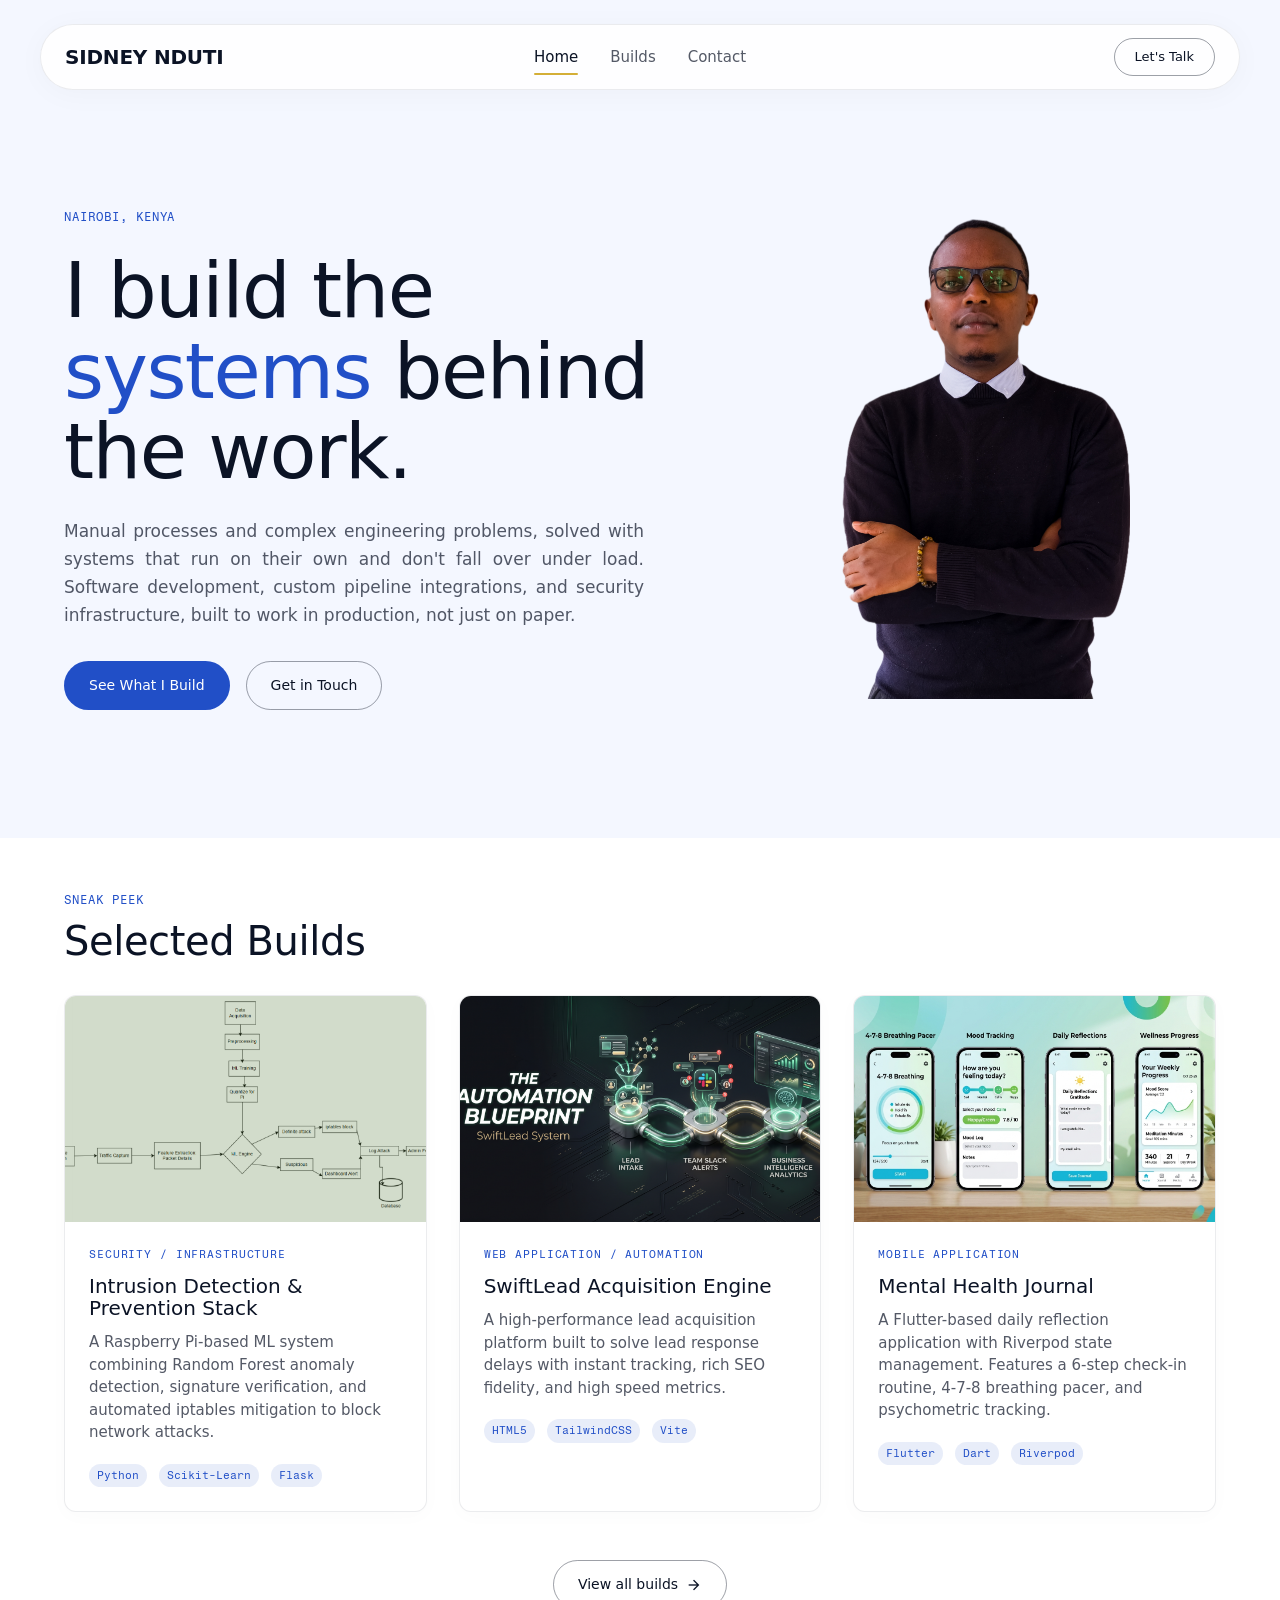
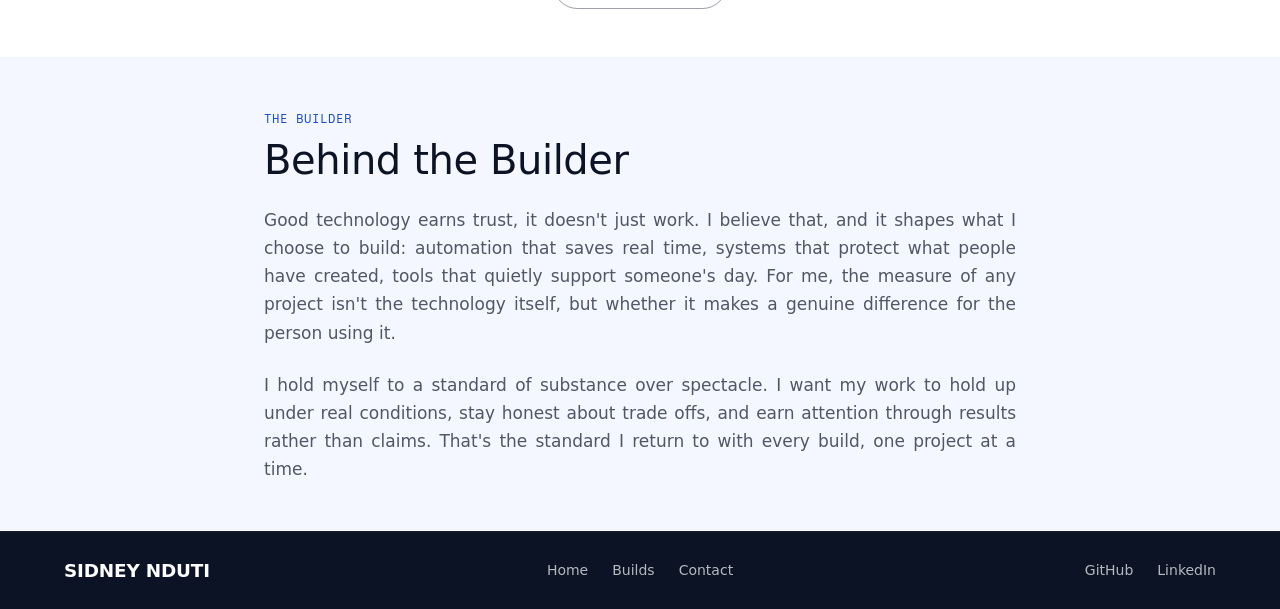
<file: index.html>
<!DOCTYPE html>
<html lang="en">

<head>
  <meta charset="UTF-8">
  <meta name="viewport" content="width=device-width, initial-scale=1.0">

  <!-- Favicon / Brand Icon -->
  <link rel="icon" type="image/png" href="assets/images/logo.png">
  <link rel="apple-touch-icon" href="assets/images/logo.png">

  <!-- Primary SEO Metadata -->
  <title>Sidney Nduti | Software Engineer, Automation & Systems Architect</title>
  <meta name="description"
    content="Portfolio of Sidney Nduti, a Senior Product Designer and Systems Architect based in Nairobi, Kenya. Specializing in custom software development, automated n8n workflows, cyber security systems, and high-performance user interfaces.">
  <meta name="keywords"
    content="Sidney Nduti, Software Engineer, Systems Architect, n8n, Automation Nairobi, Product Designer, Cybersecurity Kenya, SwiftLead, Flutter Developer">
  <meta name="author" content="Sidney Nduti">
  <link rel="canonical" href="https://sidneynduti.me/">

  <!-- Open Graph / Facebook -->
  <meta property="og:type" content="website">
  <meta property="og:url" content="https://sidneynduti.me/">
  <meta property="og:title" content="Sidney Nduti | Software Engineer, Automation & Systems Architect">
  <meta property="og:description"
    content="Portfolio of Sidney Nduti. Discover custom software builds, automated workflows, and robust security systems built for real-world impact.">
  <meta property="og:image" content="https://sidneynduti.me/assets/images/og-share.jpg">

  <!-- Twitter -->
  <meta property="twitter:card" content="summary_large_image">
  <meta property="twitter:url" content="https://sidneynduti.me/">
  <meta property="twitter:title" content="Sidney Nduti | Software Engineer, Automation & Systems Architect">
  <meta property="twitter:description"
    content="Portfolio of Sidney Nduti. Discover custom software builds, automated workflows, and robust security systems.">
  <meta property="twitter:image" content="https://sidneynduti.me/assets/images/og-share.jpg">

  <!-- CSS Style Linking -->
  <link rel="stylesheet" href="css/style.css">

  <!-- Schema.org JSON-LD Structured Data for SEO -->
  <script type="application/ld+json">
    {
      "@context": "https://schema.org",
      "@type": "Person",
      "name": "Sidney Nduti",
      "jobTitle": "Software Engineer & Systems Architect",
      "url": "https://sidneynduti.me",
      "sameAs": [
        "https://github.com/BlauerTon",
        "https://www.linkedin.com/in/sidney-nduti/"
      ],
      "address": {
        "@type": "PostalAddress",
        "addressLocality": "Nairobi",
        "addressCountry": "Kenya"
      },
      "colleague": [],
      "knowsAbout": [
        "Software Engineering",
        "Systems Automation",
        "Intrusion Detection Systems",
        "Mobile Development",
        "User Interface Design",
        "n8n Workflow Engineering"
      ]
    }
  </script>
</head>

<body>

  <!-- Global Header -->
  <header id="global-header">
    <div class="container nav-container">
      <a href="index.html" class="logo"
        style="font-family: var(--font-display); font-weight: 700; font-size: 1.25rem; letter-spacing: -0.01em;">
        SIDNEY NDUTI
      </a>

      <!-- Desktop Navigation Menu -->
      <nav class="nav-menu" id="nav-menu">
        <a href="index.html" class="nav-link active">Home</a>
        <a href="build.html" class="nav-link">Builds</a>
        <a href="contact.html" class="nav-link">Contact</a>
      </nav>

      <!-- Desktop CTA -->
      <a href="contact.html" class="btn btn-secondary btn-talk-nav">Let's Talk</a>

      <!-- Mobile Navigation Hamburger -->
      <button id="mobile-menu-toggle" aria-label="Toggle Navigation" class="btn">
        <span class="material-symbols-outlined" style="font-size: 28px;">menu</span>
      </button>
    </div>
  </header>

  <!-- Main Section -->
  <main style="margin-top: 80px;">

    <!-- Hero Section -->
    <section class="section section-paper" style="min-height: calc(85vh - 80px); display: flex; align-items: center;">
      <div class="container" style="display: grid; grid-template-columns: 1fr; gap: 48px; align-items: center;">
        <style>
          @media (min-width: 768px) {
            .hero-grid {
              grid-template-columns: 7fr 5fr !important;
            }
          }
        </style>
        <div class="hero-grid" style="display: grid; grid-template-columns: 1fr; gap: 48px; width: 100%;">
          <div style="display: flex; flex-direction: column; justify-content: center; gap: 24px; text-align: left;">
            <span class="text-eyebrow">Nairobi, Kenya</span>
            <h1 class="text-hero-headline">I build the <span style="color: var(--color-blue);">systems</span> behind the
              work.</h1>
            <p class="text-body-lg" style="max-width: 580px;">
              Manual processes and complex engineering problems, solved with systems that run on their own and don't
              fall over under load. Software development, custom pipeline integrations, and security infrastructure,
              built to work in production, not just on paper.
            </p>
            <div style="display: flex; gap: 16px; margin-top: 8px; flex-wrap: wrap;">
              <a href="build.html" class="btn btn-primary">See What I Build</a>
              <a href="contact.html" class="btn btn-secondary">Get in Touch</a>
            </div>
          </div>
          <div style="display: flex; align-items: center; justify-content: center;">
            <div class="portrait-container">
              <!-- Portrait image. Fallback displays a person icon if file does not exist -->
              <img src="assets/images/portrait3.png" alt="Sidney Nduti Portrait Image" class="portrait-image"
                onerror="this.style.display='none'; this.nextElementSibling.style.display='flex';" />
              <div class="portrait-fallback"
                style="display:none; width:100%; min-height:300px; align-items:center; justify-content:center; background-color:var(--color-blue); color:#FFFFFF; border-radius: 12px;">
                <span class="material-symbols-outlined" style="font-size: 96px;">person</span>
              </div>
            </div>
          </div>
        </div>
      </div>
    </section>

    <!-- Selected Builds Section -->
    <section class="section section-surface" id="selected-builds" style="padding-top: 48px; padding-bottom: 48px;">
      <div class="container">
        <div style="margin-bottom: 32px; text-align: left;">
          <span class="text-eyebrow">Sneak Peek</span>
          <h2 class="text-section-heading" style="margin-top: 8px;">Selected Builds</h2>
        </div>

        <div class="project-grid">
          <!-- Build 1: IDPS -->
          <a href="build.html?project=idps" class="project-grid-card">
            <div class="project-grid-card-media">
              <img src="assets/images/project1/img1.png" alt="Intrusion Detection & Prevention Stack" />
            </div>
            <div class="project-grid-card-info">
              <span class="text-eyebrow" style="font-size: 0.6875rem;">Security / Infrastructure</span>
              <h3>Intrusion Detection &amp; Prevention Stack</h3>
              <p>
                A Raspberry Pi-based ML system combining Random Forest anomaly detection, signature verification, and
                automated iptables mitigation to block network attacks.
              </p>
              <div class="project-tech-tags" style="margin-top: auto; padding-top: 8px;">
                <span class="project-tech-tag" style="font-size: 0.6875rem; padding: 3px 8px;">Python</span>
                <span class="project-tech-tag" style="font-size: 0.6875rem; padding: 3px 8px;">Scikit-Learn</span>
                <span class="project-tech-tag" style="font-size: 0.6875rem; padding: 3px 8px;">Flask</span>
              </div>
            </div>
          </a>

          <!-- Build 2: SwiftLead -->
          <a href="build.html?project=swiftlead" class="project-grid-card">
            <div class="project-grid-card-media">
              <img src="assets/images/project2/swiftlead-poster.jpg" alt="SwiftLead Acquisition Engine" />
            </div>
            <div class="project-grid-card-info">
              <span class="text-eyebrow" style="font-size: 0.6875rem;">Web Application / Automation</span>
              <h3>SwiftLead Acquisition Engine</h3>
              <p>
                A high-performance lead acquisition platform built to solve lead response delays with instant tracking,
                rich SEO fidelity, and high speed metrics.
              </p>
              <div class="project-tech-tags" style="margin-top: auto; padding-top: 8px;">
                <span class="project-tech-tag" style="font-size: 0.6875rem; padding: 3px 8px;">HTML5</span>
                <span class="project-tech-tag" style="font-size: 0.6875rem; padding: 3px 8px;">TailwindCSS</span>
                <span class="project-tech-tag" style="font-size: 0.6875rem; padding: 3px 8px;">Vite</span>
              </div>
            </div>
          </a>

          <!-- Build 3: Mental Health Journal -->
          <a href="build.html?project=topwellness" class="project-grid-card">
            <div class="project-grid-card-media">
              <img src="assets/images/project4/img1.jpg" alt="Mental Health Journal Mobile Application" />
            </div>
            <div class="project-grid-card-info">
              <span class="text-eyebrow" style="font-size: 0.6875rem;">Mobile Application</span>
              <h3>Mental Health Journal</h3>
              <p>
                A Flutter-based daily reflection application with Riverpod state management. Features a 6-step check-in
                routine, 4-7-8 breathing pacer, and psychometric tracking.
              </p>
              <div class="project-tech-tags" style="margin-top: auto; padding-top: 8px;">
                <span class="project-tech-tag" style="font-size: 0.6875rem; padding: 3px 8px;">Flutter</span>
                <span class="project-tech-tag" style="font-size: 0.6875rem; padding: 3px 8px;">Dart</span>
                <span class="project-tech-tag" style="font-size: 0.6875rem; padding: 3px 8px;">Riverpod</span>
              </div>
            </div>
          </a>
        </div>

        <div style="display: flex; justify-content: center; margin-top: 48px;">
          <a href="build.html" class="btn btn-secondary">
            View all builds
            <span class="material-symbols-outlined arrow-icon"
              style="margin-left: 8px; font-size: 16px;">arrow_forward</span>
          </a>
        </div>
      </div>
    </section>

    <!-- About Section -->
    <section class="section section-paper" id="about" style="padding-top: 48px; padding-bottom: 48px;">
      <div class="container" style="max-width: 800px; text-align: left;">
        <span class="text-eyebrow">The Builder</span>
        <h2 class="text-section-heading" style="margin-top: 8px; margin-bottom: 24px;">Behind the Builder</h2>

        <p class="text-body-lg" style="margin-bottom: 24px;">
          Good technology earns trust, it doesn't just work. I believe that, and it shapes what I choose to build:
          automation that saves real time, systems that protect what people have created, tools that quietly support
          someone's day. For me, the measure of any project isn't the technology itself, but whether it makes a genuine
          difference for the person using it.
        </p>
        <p class="text-body-lg" style="margin-bottom: 0;">
          I hold myself to a standard of substance over spectacle. I want my work to hold up under real conditions, stay
          honest about trade offs, and earn attention through results rather than claims. That's the standard I return
          to with every build, one project at a time.
        </p>
      </div>
    </section>

  </main>

  <!-- Global Footer -->
  <footer style="padding: 24px 0;">
    <div class="container"
      style="display: grid; grid-template-columns: 1fr; gap: 16px; align-items: center; text-align: center;">
      <style>
        @media (min-width: 768px) {
          .footer-grid {
            grid-template-columns: 1fr auto 1fr !important;
            text-align: left !important;
          }
        }
      </style>
      <div class="footer-grid"
        style="display: grid; grid-template-columns: 1fr; gap: 16px; align-items: center; width: 100%;">
        <!-- Left: Name -->
        <div
          style="font-family: var(--font-display); font-weight: 700; font-size: 1.15rem; letter-spacing: -0.01em; color: #FFFFFF; justify-self: start;">
          SIDNEY NDUTI
        </div>
        <!-- Center: Nav links -->
        <div style="display: flex; gap: 24px; justify-self: center; font-size: 0.9375rem; font-weight: 500;">
          <a href="index.html" class="footer-social-link"
            style="color: rgba(255,255,255,0.7); transition: color 0.2s;">Home</a>
          <a href="build.html" class="footer-social-link"
            style="color: rgba(255,255,255,0.7); transition: color 0.2s;">Builds</a>
          <a href="contact.html" class="footer-social-link"
            style="color: rgba(255,255,255,0.7); transition: color 0.2s;">Contact</a>
        </div>
        <!-- Right: Socials -->
        <div style="display: flex; gap: 24px; justify-self: end; font-size: 0.9375rem; font-weight: 500;">
          <a href="https://github.com/BlauerTon" target="_blank" rel="noopener" class="footer-social-link"
            style="color: rgba(255,255,255,0.7); transition: color 0.2s;">GitHub</a>
          <a href="https://www.linkedin.com/in/sidney-nduti/" target="_blank" rel="noopener" class="footer-social-link"
            style="color: rgba(255,255,255,0.7); transition: color 0.2s;">LinkedIn</a>
        </div>
      </div>
    </div>
  </footer>

  <!-- Core Scripts -->
  <script src="js/main.js"></script>
</body>

</html>
</file>
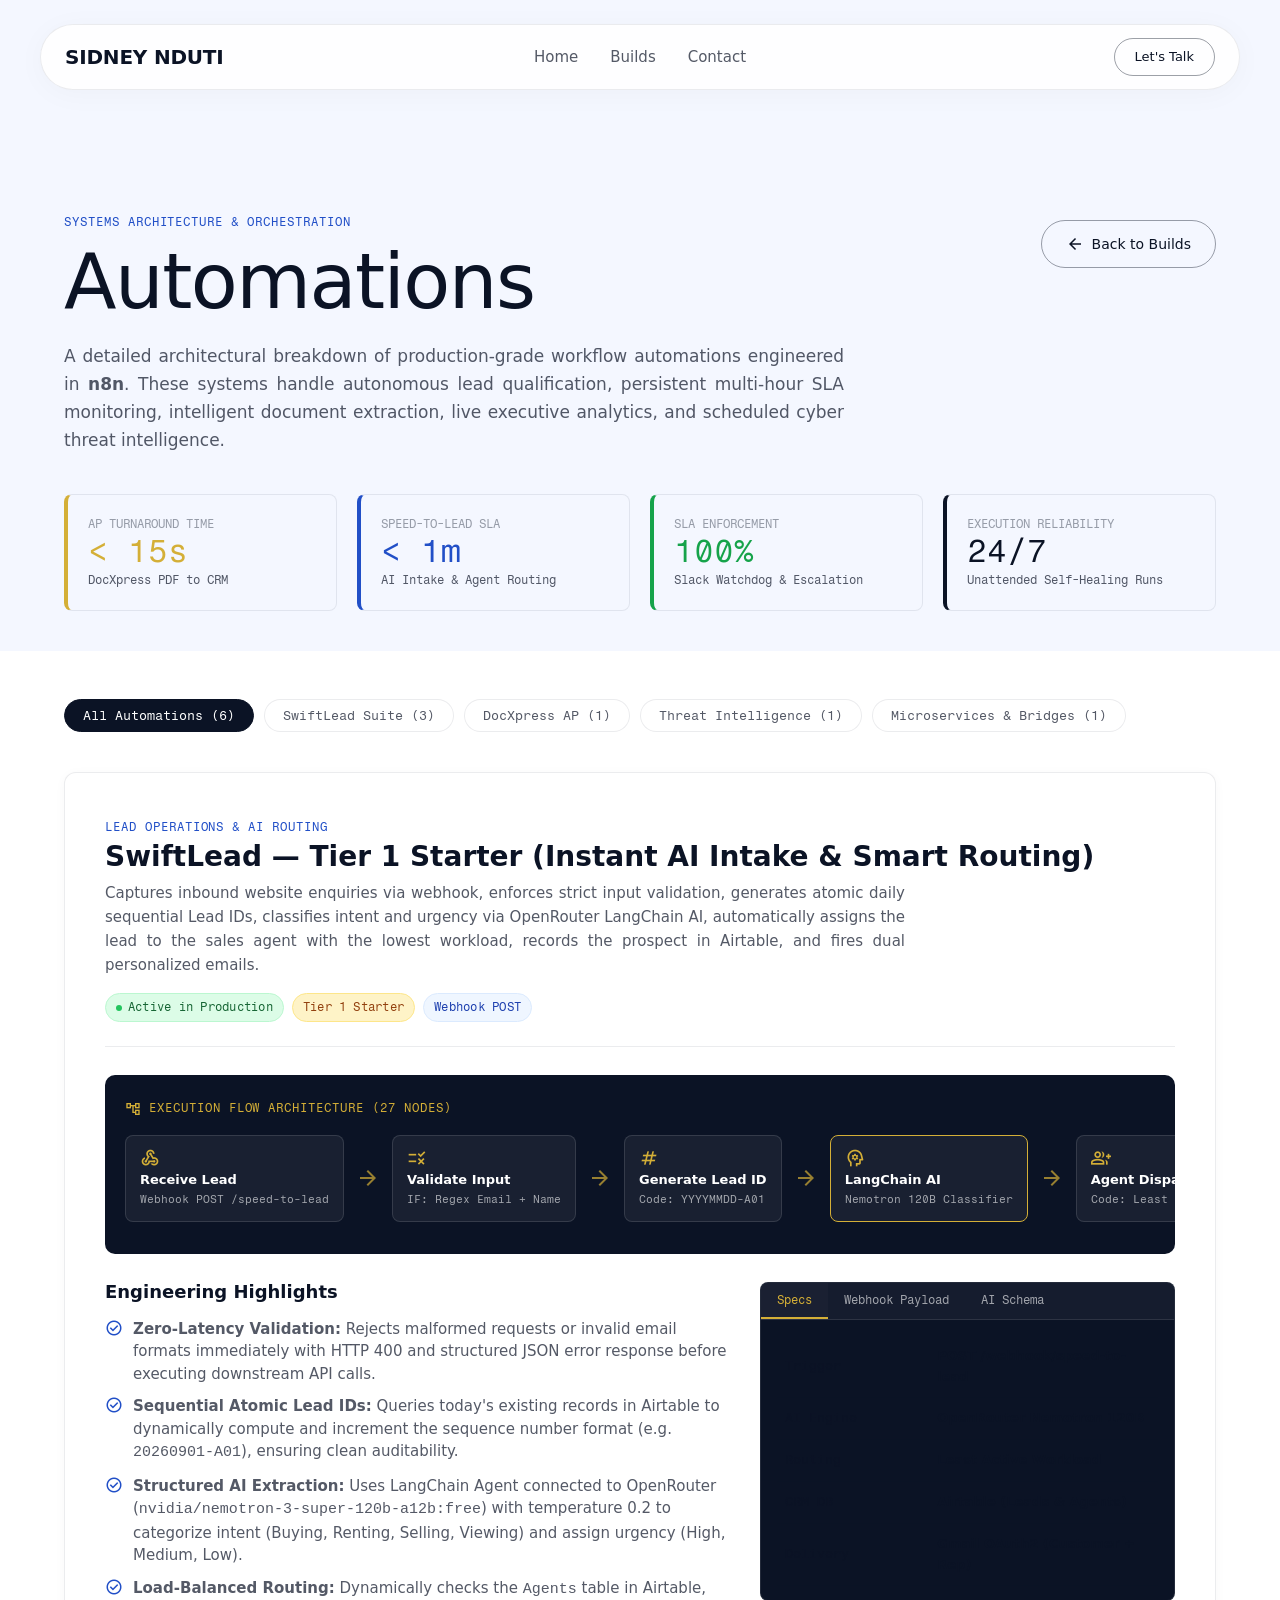
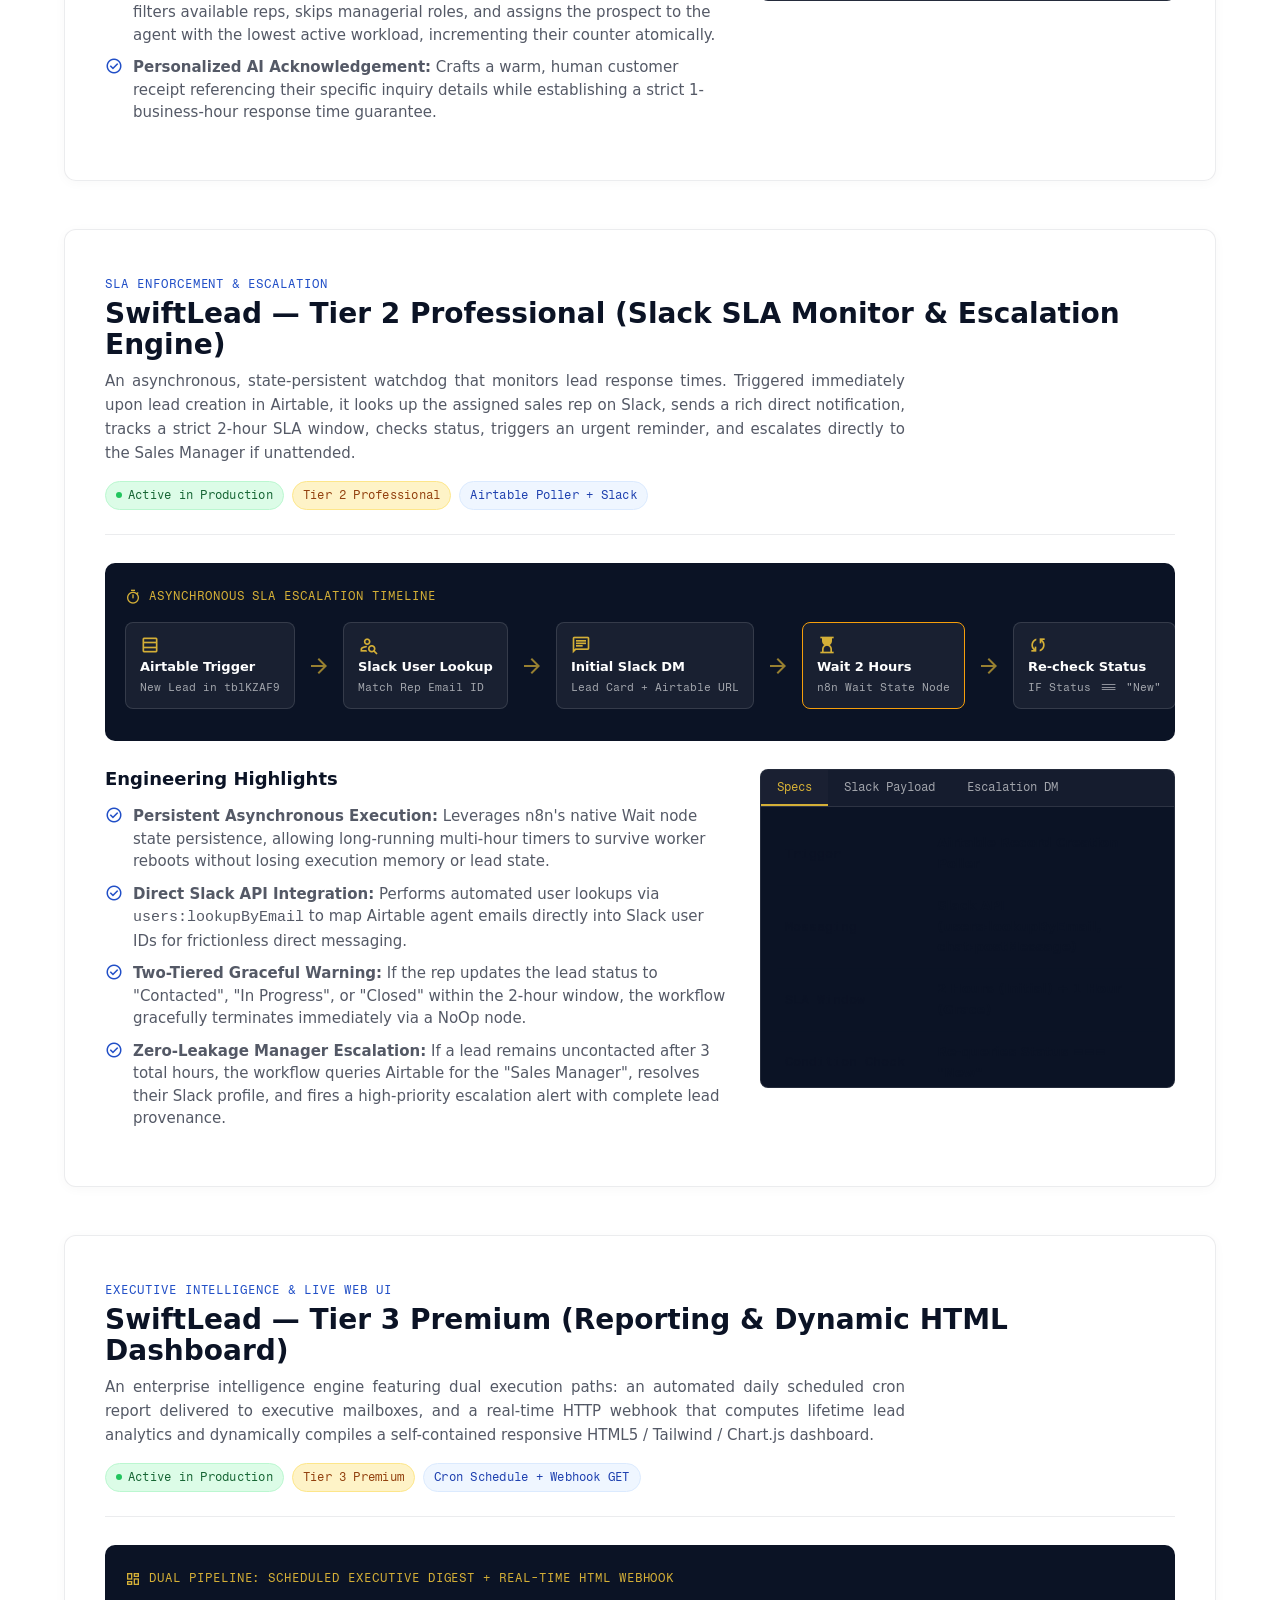
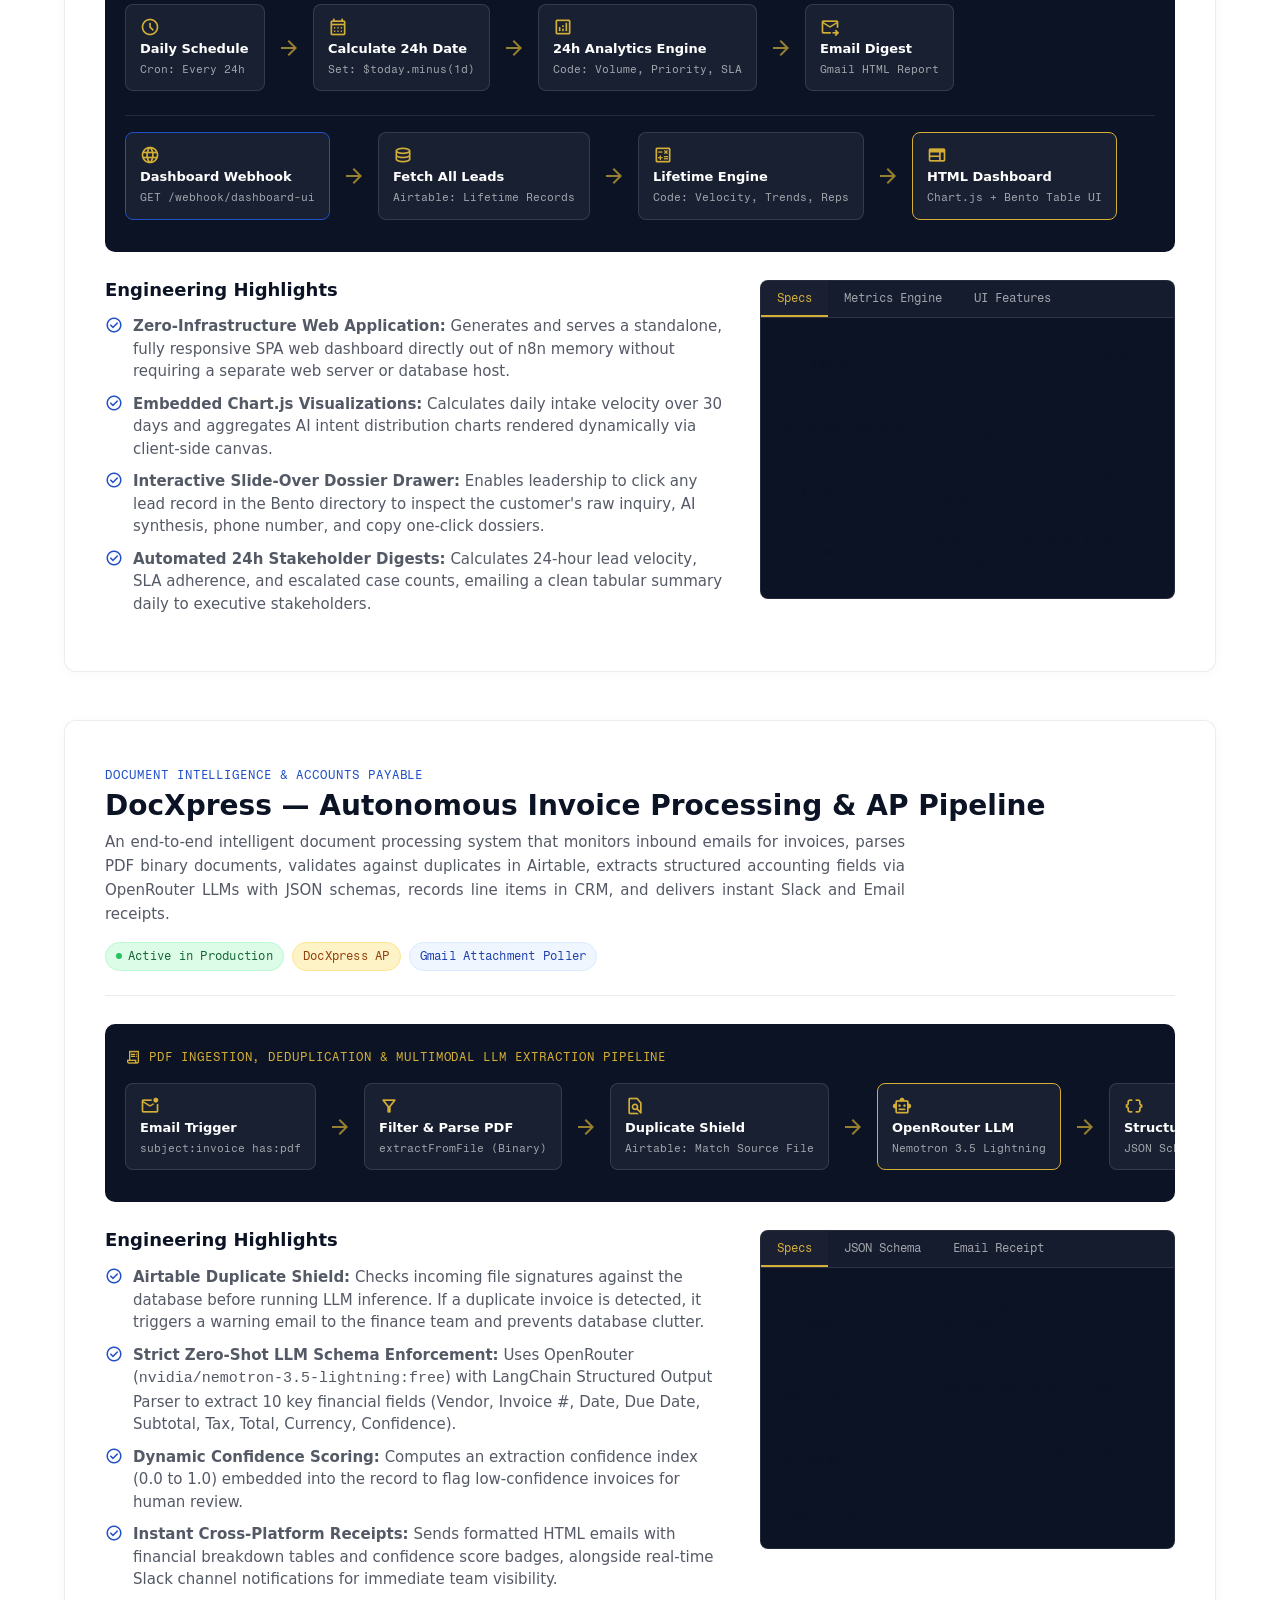
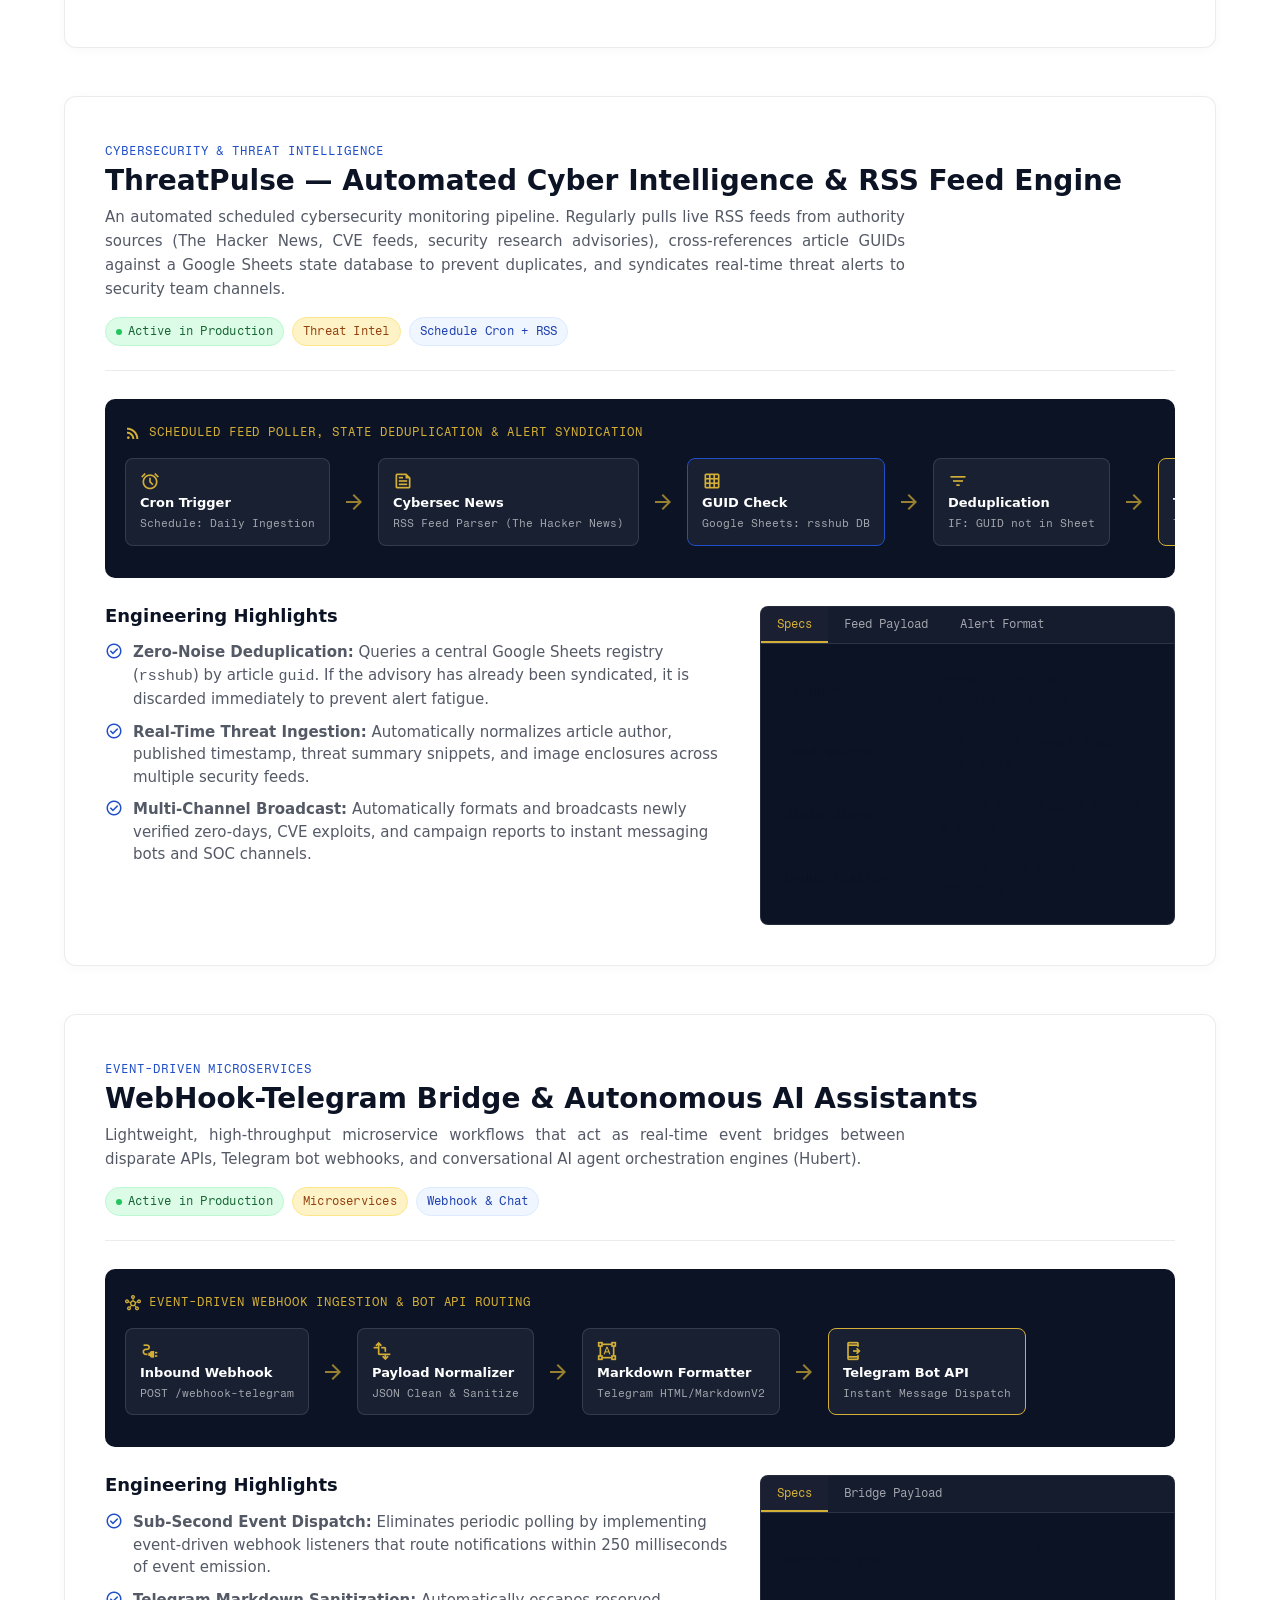
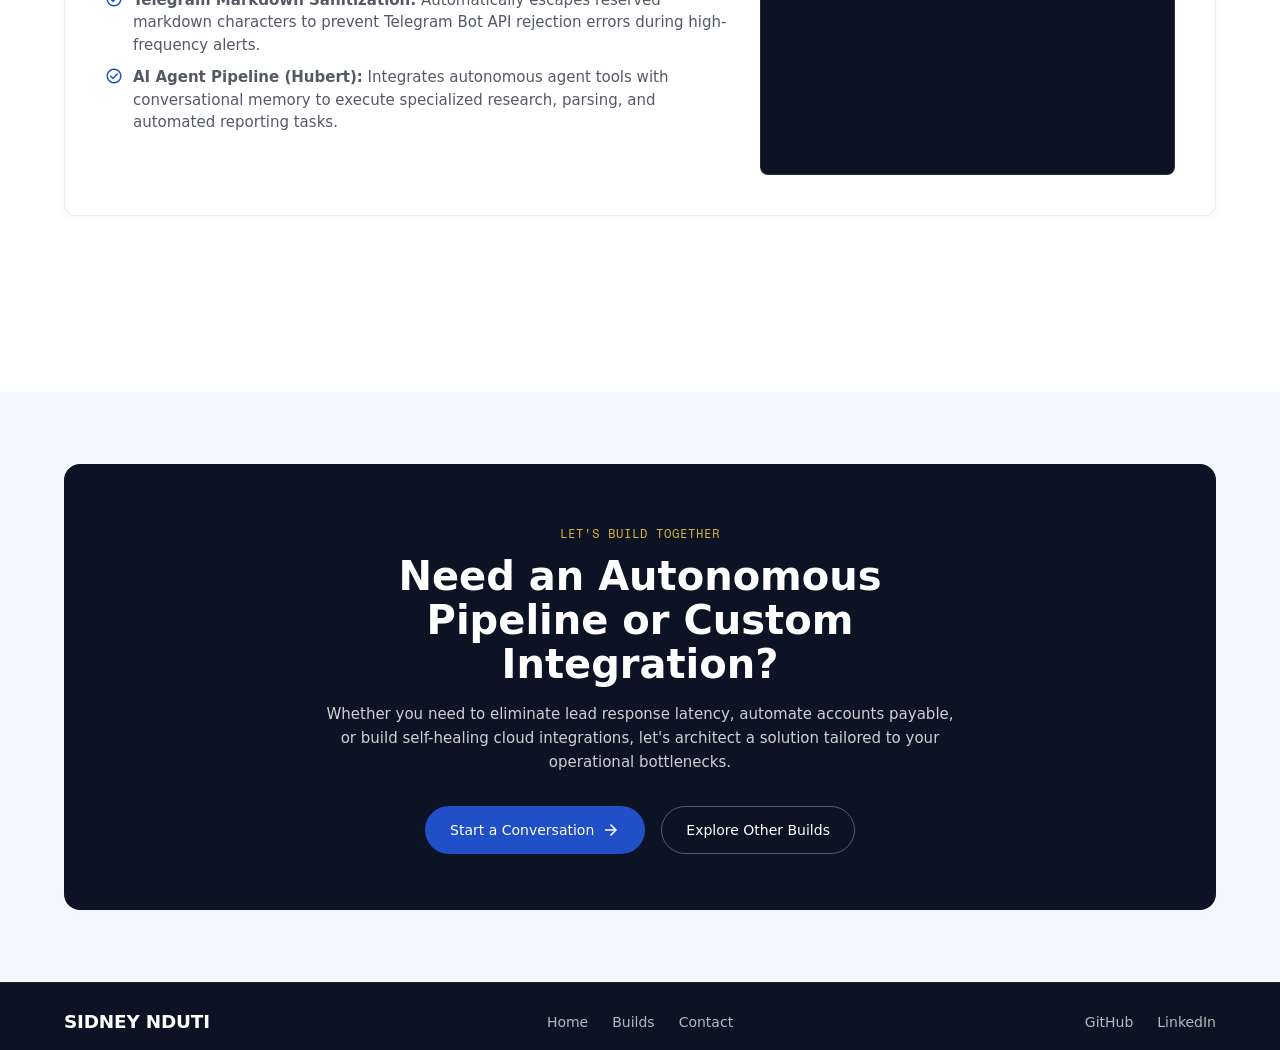
<file: automations.html>
<!DOCTYPE html>
<html lang="en">

<head>
  <meta charset="UTF-8">
  <meta name="viewport" content="width=device-width, initial-scale=1.0">

  <!-- Favicon / Brand Icon -->
  <link rel="icon" type="image/png" href="assets/images/logo.png">
  <link rel="apple-touch-icon" href="assets/images/logo.png">

  <!-- SEO Metadata -->
  <title>Automations & Workflow Systems | Sidney Nduti</title>
  <meta name="description"
    content="Explore production-grade automated workflows, AI lead qualification engines, persistent SLA watchdogs, and cyber threat intelligence pipelines engineered in n8n by Sidney Nduti.">
  <meta name="keywords"
    content="n8n Automation, Workflow Automation, Systems Integration, AI Lead Engine, LangChain, SwiftLead, DocXpress, Cyber Threat Intelligence, Sidney Nduti">
  <meta name="author" content="Sidney Nduti">
  <link rel="canonical" href="https://sidneynduti.me/automations.html">

  <!-- Open Graph / Facebook -->
  <meta property="og:type" content="website">
  <meta property="og:url" content="https://sidneynduti.me/automations.html">
  <meta property="og:title" content="Automations & Workflow Systems | Sidney Nduti">
  <meta property="og:description"
    content="Explore production-grade automated workflows, multi-tiered AI lead engines, persistent SLA watchdogs, and threat intelligence pipelines engineered in n8n.">
  <meta property="og:image" content="https://sidneynduti.me/assets/images/og-share.jpg">

  <!-- Twitter -->
  <meta property="twitter:card" content="summary_large_image">
  <meta property="twitter:url" content="https://sidneynduti.me/automations.html">
  <meta property="twitter:title" content="Automations & Workflow Systems | Sidney Nduti">
  <meta property="twitter:description"
    content="Explore production-grade automated workflows, multi-tiered AI lead engines, persistent SLA watchdogs, and threat intelligence pipelines engineered in n8n.">
  <meta property="twitter:image" content="https://sidneynduti.me/assets/images/og-share.jpg">

  <!-- CSS Style Linking -->
  <link rel="stylesheet" href="css/style.css">

  <!-- Schema.org JSON-LD Structured Data -->
  <script type="application/ld+json">
    {
      "@context": "https://schema.org",
      "@type": "CollectionPage",
      "name": "Automations & Workflow Systems",
      "author": {
        "@type": "Person",
        "name": "Sidney Nduti",
        "url": "https://sidneynduti.me"
      },
      "description": "Production workflow automations and integrations built using n8n, OpenRouter LLMs, LangChain, Airtable, Slack, and Gmail.",
      "url": "https://sidneynduti.me/automations.html"
    }
  </script>
</head>

<body>

  <!-- Global Header -->
  <header id="global-header">
    <div class="container nav-container">
      <a href="index.html" class="logo"
        style="font-family: var(--font-display); font-weight: 700; font-size: 1.25rem; letter-spacing: -0.01em;">
        SIDNEY NDUTI
      </a>

      <!-- Desktop Navigation Menu -->
      <nav class="nav-menu" id="nav-menu">
        <a href="index.html" class="nav-link">Home</a>
        <a href="build.html" class="nav-link">Builds</a>
        <a href="contact.html" class="nav-link">Contact</a>
      </nav>

      <!-- Desktop CTA -->
      <a href="contact.html" class="btn btn-secondary btn-talk-nav">Let's Talk</a>

      <!-- Mobile Navigation Hamburger -->
      <button id="mobile-menu-toggle" aria-label="Toggle Navigation" class="btn">
        <span class="material-symbols-outlined" style="font-size: 28px;">menu</span>
      </button>
    </div>
  </header>

  <!-- Main Content Container -->
  <main style="margin-top: 80px;">

    <!-- Intro Hero Section -->
    <section class="section section-paper" style="padding-bottom: 40px;">
      <div class="container">
        <div
          style="display: flex; justify-content: space-between; align-items: flex-start; flex-wrap: wrap; gap: 16px;">
          <div>
            <span class="text-eyebrow">Systems Architecture &amp; Orchestration</span>
            <h1 class="text-hero-headline" style="margin-top: 8px;">Automations</h1>
          </div>
          <a href="build.html" class="btn btn-secondary"
            style="margin-top: 12px; display: inline-flex; align-items: center; gap: 8px;">
            <span class="material-symbols-outlined" style="font-size: 18px;">arrow_back</span>
            Back to Builds
          </a>
        </div>
        <p class="text-body-lg" style="margin-top: 20px; max-width: 780px;">
          A detailed architectural breakdown of production-grade workflow automations engineered in
          <strong>n8n</strong>. These systems handle autonomous lead qualification, persistent multi-hour SLA
          monitoring, intelligent document extraction, live executive analytics, and scheduled cyber threat
          intelligence.
        </p>

        <!-- KPI Performance Ribbon -->
        <div
          style="display: grid; grid-template-columns: repeat(auto-fit, minmax(200px, 1fr)); gap: 20px; margin-top: 40px;">
          <div class="spec-table-box" style="border-left: 4px solid var(--color-gold);">
            <div class="stat-label">AP Turnaround Time</div>
            <div class="text-metric" style="font-size: 2rem;">&lt; 15s</div>
            <div
              style="font-size: 0.75rem; color: var(--color-ink-70); margin-top: 4px; font-family: var(--font-mono);">
              DocXpress PDF to CRM</div>
          </div>
          <div class="spec-table-box" style="border-left: 4px solid var(--color-blue);">
            <div class="stat-label">Speed-to-Lead SLA</div>
            <div class="text-metric" style="font-size: 2rem; color: var(--color-blue);">&lt; 1m</div>
            <div
              style="font-size: 0.75rem; color: var(--color-ink-70); margin-top: 4px; font-family: var(--font-mono);">AI
              Intake &amp; Agent Routing</div>
          </div>
          <div class="spec-table-box" style="border-left: 4px solid #16A34A;">
            <div class="stat-label">SLA Enforcement</div>
            <div class="text-metric" style="font-size: 2rem; color: #16A34A;">100%</div>
            <div
              style="font-size: 0.75rem; color: var(--color-ink-70); margin-top: 4px; font-family: var(--font-mono);">
              Slack Watchdog &amp; Escalation</div>
          </div>
          <div class="spec-table-box" style="border-left: 4px solid var(--color-ink);">
            <div class="stat-label">Execution Reliability</div>
            <div class="text-metric" style="font-size: 2rem; color: var(--color-ink);">24/7</div>
            <div
              style="font-size: 0.75rem; color: var(--color-ink-70); margin-top: 4px; font-family: var(--font-mono);">
              Unattended Self-Healing Runs</div>
          </div>
        </div>
      </div>
    </section>

    <!-- Workflows Showcase Section -->
    <section class="section section-surface" style="padding-top: 48px;">
      <div class="container">

        <!-- Interactive Category Filter Bar -->
        <div class="automation-filters-bar">
          <button class="automation-filter-btn active" data-filter="all">All Automations (6)</button>
          <button class="automation-filter-btn" data-filter="swiftlead">SwiftLead Suite (3)</button>
          <button class="automation-filter-btn" data-filter="docxpress">DocXpress AP (1)</button>
          <button class="automation-filter-btn" data-filter="rssfeed">Threat Intelligence (1)</button>
          <button class="automation-filter-btn" data-filter="microservices">Microservices &amp; Bridges (1)</button>
        </div>

        <!-- ================================================================= -->
        <!-- AUTOMATION 01: SwiftLead Tier 1 (Starter) -->
        <!-- ================================================================= -->
        <article class="automation-card" data-category="swiftlead">
          <div class="automation-header">
            <div class="automation-title-group">
              <span class="text-eyebrow">Lead Operations &amp; AI Routing</span>
              <h2>SwiftLead — Tier 1 Starter (Instant AI Intake &amp; Smart Routing)</h2>
              <p class="text-body-md" style="max-width: 800px;">
                Captures inbound website enquiries via webhook, enforces strict input validation, generates atomic daily
                sequential Lead IDs, classifies intent and urgency via OpenRouter LangChain AI, automatically assigns
                the lead to the sales agent with the lowest workload, records the prospect in Airtable, and fires dual
                personalized emails.
              </p>
            </div>
            <div class="automation-badges">
              <span class="badge-pill badge-pill-active">Active in Production</span>
              <span class="badge-pill badge-pill-tier">Tier 1 Starter</span>
              <span class="badge-pill badge-pill-trigger">Webhook POST</span>
            </div>
          </div>

          <!-- Visual Workflow Pipeline Diagram -->
          <div class="workflow-pipeline">
            <div class="workflow-pipeline-title">
              <span class="material-symbols-outlined" style="font-size: 16px;">account_tree</span>
              Execution Flow Architecture (27 Nodes)
            </div>
            <div class="pipeline-nodes">
              <div class="pipeline-node">
                <span class="material-symbols-outlined pipeline-node-icon">webhook</span>
                <span class="pipeline-node-name">Receive Lead</span>
                <span class="pipeline-node-type">Webhook POST /speed-to-lead</span>
              </div>
              <div class="pipeline-connector"><span class="material-symbols-outlined">arrow_forward</span></div>

              <div class="pipeline-node">
                <span class="material-symbols-outlined pipeline-node-icon">rule</span>
                <span class="pipeline-node-name">Validate Input</span>
                <span class="pipeline-node-type">IF: Regex Email + Name</span>
              </div>
              <div class="pipeline-connector"><span class="material-symbols-outlined">arrow_forward</span></div>

              <div class="pipeline-node">
                <span class="material-symbols-outlined pipeline-node-icon">tag</span>
                <span class="pipeline-node-name">Generate Lead ID</span>
                <span class="pipeline-node-type">Code: YYYYMMDD-A01</span>
              </div>
              <div class="pipeline-connector"><span class="material-symbols-outlined">arrow_forward</span></div>

              <div class="pipeline-node" style="border-color: var(--color-gold);">
                <span class="material-symbols-outlined pipeline-node-icon">psychology</span>
                <span class="pipeline-node-name">LangChain AI</span>
                <span class="pipeline-node-type">Nemotron 120B Classifier</span>
              </div>
              <div class="pipeline-connector"><span class="material-symbols-outlined">arrow_forward</span></div>

              <div class="pipeline-node">
                <span class="material-symbols-outlined pipeline-node-icon">group_add</span>
                <span class="pipeline-node-name">Agent Dispatcher</span>
                <span class="pipeline-node-type">Code: Least Active Leads</span>
              </div>
              <div class="pipeline-connector"><span class="material-symbols-outlined">arrow_forward</span></div>

              <div class="pipeline-node">
                <span class="material-symbols-outlined pipeline-node-icon">table_chart</span>
                <span class="pipeline-node-name">Store in Airtable</span>
                <span class="pipeline-node-type">Airtable: Create Lead</span>
              </div>
              <div class="pipeline-connector"><span class="material-symbols-outlined">arrow_forward</span></div>

              <div class="pipeline-node">
                <span class="material-symbols-outlined pipeline-node-icon">mail</span>
                <span class="pipeline-node-name">Dual Notification</span>
                <span class="pipeline-node-type">Gmail: Prospect &amp; Agent</span>
              </div>
              <div class="pipeline-connector"><span class="material-symbols-outlined">arrow_forward</span></div>

              <div class="pipeline-node">
                <span class="material-symbols-outlined pipeline-node-icon">check_circle</span>
                <span class="pipeline-node-name">HTTP 200 Return</span>
                <span class="pipeline-node-type">Respond to Webhook</span>
              </div>
            </div>
          </div>

          <!-- Deep-Dive Details Grid -->
          <div class="automation-details-grid">
            <div>
              <h3 style="font-size: 1.125rem; font-weight: 700; margin-bottom: 12px; color: var(--color-ink);">
                Engineering Highlights</h3>
              <ul class="feature-checklist">
                <li>
                  <span class="material-symbols-outlined check-icon">check_circle</span>
                  <span><strong>Zero-Latency Validation:</strong> Rejects malformed requests or invalid email formats
                    immediately with HTTP 400 and structured JSON error response before executing downstream API
                    calls.</span>
                </li>
                <li>
                  <span class="material-symbols-outlined check-icon">check_circle</span>
                  <span><strong>Sequential Atomic Lead IDs:</strong> Queries today's existing records in Airtable to
                    dynamically compute and increment the sequence number format (e.g. <code>20260901-A01</code>),
                    ensuring clean auditability.</span>
                </li>
                <li>
                  <span class="material-symbols-outlined check-icon">check_circle</span>
                  <span><strong>Structured AI Extraction:</strong> Uses LangChain Agent connected to OpenRouter
                    (<code>nvidia/nemotron-3-super-120b-a12b:free</code>) with temperature 0.2 to categorize intent
                    (Buying, Renting, Selling, Viewing) and assign urgency (High, Medium, Low).</span>
                </li>
                <li>
                  <span class="material-symbols-outlined check-icon">check_circle</span>
                  <span><strong>Load-Balanced Routing:</strong> Dynamically checks the <code>Agents</code> table in
                    Airtable, filters available reps, skips managerial roles, and assigns the prospect to the agent with
                    the lowest active workload, incrementing their counter atomically.</span>
                </li>
                <li>
                  <span class="material-symbols-outlined check-icon">check_circle</span>
                  <span><strong>Personalized AI Acknowledgement:</strong> Crafts a warm, human customer receipt
                    referencing their specific inquiry details while establishing a strict 1-business-hour response time
                    guarantee.</span>
                </li>
              </ul>
            </div>

            <!-- Technical Specification Table & Schema Viewer -->
            <div>
              <div class="schema-tab-box">
                <div class="schema-tab-header">
                  <button class="schema-tab-btn active" data-tab="t1-specs">Specs</button>
                  <button class="schema-tab-btn" data-tab="t1-webhook">Webhook Payload</button>
                  <button class="schema-tab-btn" data-tab="t1-ai">AI Schema</button>
                </div>
                <!-- Tab 1: Specs -->
                <div class="schema-tab-content active" id="t1-specs">
                  <table class="spec-table">
                    <tr>
                      <td class="spec-label">Trigger</td>
                      <td class="spec-val">POST /webhook/speed-to-lead</td>
                    </tr>
                    <tr>
                      <td class="spec-label">AI Engine</td>
                      <td class="spec-val">OpenRouter Nemotron 120B</td>
                    </tr>
                    <tr>
                      <td class="spec-label">Routing</td>
                      <td class="spec-val">Least Active Workload</td>
                    </tr>
                    <tr>
                      <td class="spec-label">CRM DB</td>
                      <td class="spec-val">Airtable (Leads &amp; Agents)</td>
                    </tr>
                    <tr>
                      <td class="spec-label">Delivery</td>
                      <td class="spec-val">Gmail OAuth2 (Customer + Rep)</td>
                    </tr>
                    <tr>
                      <td class="spec-label">Execution Time</td>
                      <td class="spec-val">&lt; 3.8s end-to-end</td>
                    </tr>
                  </table>
                </div>
                <!-- Tab 2: Webhook Input -->
                <div class="schema-tab-content" id="t1-webhook">
                  <pre class="schema-code"><code>{
  <span class="code-key">"name"</span>: <span class="code-str">"Eleanor Vance"</span>,
  <span class="code-key">"email"</span>: <span class="code-str">"eleanor.vance@example.com"</span>,
  <span class="code-key">"phone"</span>: <span class="code-str">"+254 712 345 678"</span>,
  <span class="code-key">"interest"</span>: <span class="code-str">"Luxury 3-Bed Penthouse"</span>,
  <span class="code-key">"preferredLocation"</span>: <span class="code-str">"Westlands, Nairobi"</span>,
  <span class="code-key">"budget"</span>: <span class="code-str">"$350,000"</span>,
  <span class="code-key">"message"</span>: <span class="code-str">"Looking to book a private viewing this Friday."</span>
}</code></pre>
                </div>
                <!-- Tab 3: AI Schema Output -->
                <div class="schema-tab-content" id="t1-ai">
                  <pre class="schema-code"><code>{
  <span class="code-key">"category"</span>: <span class="code-str">"Viewing Request"</span>,
  <span class="code-key">"priority"</span>: <span class="code-str">"High"</span>,
  <span class="code-key">"summary"</span>: <span class="code-str">"Customer requests an immediate private viewing for a luxury 3-bed penthouse in Westlands with a confirmed $350k budget."</span>
}</code></pre>
                </div>
              </div>
            </div>
          </div>
        </article>


        <!-- ================================================================= -->
        <!-- AUTOMATION 02: SwiftLead Tier 2 (Professional) -->
        <!-- ================================================================= -->
        <article class="automation-card" data-category="swiftlead">
          <div class="automation-header">
            <div class="automation-title-group">
              <span class="text-eyebrow">SLA Enforcement &amp; Escalation</span>
              <h2>SwiftLead — Tier 2 Professional (Slack SLA Monitor &amp; Escalation Engine)</h2>
              <p class="text-body-md" style="max-width: 800px;">
                An asynchronous, state-persistent watchdog that monitors lead response times. Triggered immediately upon
                lead creation in Airtable, it looks up the assigned sales rep on Slack, sends a rich direct
                notification, tracks a strict 2-hour SLA window, checks status, triggers an urgent reminder, and
                escalates directly to the Sales Manager if unattended.
              </p>
            </div>
            <div class="automation-badges">
              <span class="badge-pill badge-pill-active">Active in Production</span>
              <span class="badge-pill badge-pill-tier">Tier 2 Professional</span>
              <span class="badge-pill badge-pill-trigger">Airtable Poller + Slack</span>
            </div>
          </div>

          <!-- Visual Workflow Pipeline Diagram -->
          <div class="workflow-pipeline">
            <div class="workflow-pipeline-title">
              <span class="material-symbols-outlined" style="font-size: 16px;">timer</span>
              Asynchronous SLA Escalation Timeline
            </div>
            <div class="pipeline-nodes">
              <div class="pipeline-node">
                <span class="material-symbols-outlined pipeline-node-icon">table_rows</span>
                <span class="pipeline-node-name">Airtable Trigger</span>
                <span class="pipeline-node-type">New Lead in tblKZAF9</span>
              </div>
              <div class="pipeline-connector"><span class="material-symbols-outlined">arrow_forward</span></div>

              <div class="pipeline-node">
                <span class="material-symbols-outlined pipeline-node-icon">person_search</span>
                <span class="pipeline-node-name">Slack User Lookup</span>
                <span class="pipeline-node-type">Match Rep Email ID</span>
              </div>
              <div class="pipeline-connector"><span class="material-symbols-outlined">arrow_forward</span></div>

              <div class="pipeline-node">
                <span class="material-symbols-outlined pipeline-node-icon">chat</span>
                <span class="pipeline-node-name">Initial Slack DM</span>
                <span class="pipeline-node-type">Lead Card + Airtable URL</span>
              </div>
              <div class="pipeline-connector"><span class="material-symbols-outlined">arrow_forward</span></div>

              <div class="pipeline-node" style="border-color: #F59E0B;">
                <span class="material-symbols-outlined pipeline-node-icon">hourglass_top</span>
                <span class="pipeline-node-name">Wait 2 Hours</span>
                <span class="pipeline-node-type">n8n Wait State Node</span>
              </div>
              <div class="pipeline-connector"><span class="material-symbols-outlined">arrow_forward</span></div>

              <div class="pipeline-node">
                <span class="material-symbols-outlined pipeline-node-icon">sync</span>
                <span class="pipeline-node-name">Re-check Status</span>
                <span class="pipeline-node-type">IF Status === "New"</span>
              </div>
              <div class="pipeline-connector"><span class="material-symbols-outlined">arrow_forward</span></div>

              <div class="pipeline-node">
                <span class="material-symbols-outlined pipeline-node-icon">notifications_active</span>
                <span class="pipeline-node-name">Slack Reminder</span>
                <span class="pipeline-node-type">Urgent Follow-Up Ping</span>
              </div>
              <div class="pipeline-connector"><span class="material-symbols-outlined">arrow_forward</span></div>

              <div class="pipeline-node" style="border-color: #EF4444;">
                <span class="material-symbols-outlined pipeline-node-icon">hourglass_bottom</span>
                <span class="pipeline-node-name">Wait 1 Hour</span>
                <span class="pipeline-node-type">Grace Period Timer</span>
              </div>
              <div class="pipeline-connector"><span class="material-symbols-outlined">arrow_forward</span></div>

              <div class="pipeline-node" style="border-color: #EF4444;">
                <span class="material-symbols-outlined pipeline-node-icon">campaign</span>
                <span class="pipeline-node-name">Manager Escalation</span>
                <span class="pipeline-node-type">Slack DM to Sales Manager</span>
              </div>
            </div>
          </div>

          <!-- Deep-Dive Details Grid -->
          <div class="automation-details-grid">
            <div>
              <h3 style="font-size: 1.125rem; font-weight: 700; margin-bottom: 12px; color: var(--color-ink);">
                Engineering Highlights</h3>
              <ul class="feature-checklist">
                <li>
                  <span class="material-symbols-outlined check-icon">check_circle</span>
                  <span><strong>Persistent Asynchronous Execution:</strong> Leverages n8n's native Wait node state
                    persistence, allowing long-running multi-hour timers to survive worker reboots without losing
                    execution memory or lead state.</span>
                </li>
                <li>
                  <span class="material-symbols-outlined check-icon">check_circle</span>
                  <span><strong>Direct Slack API Integration:</strong> Performs automated user lookups via
                    <code>users:lookupByEmail</code> to map Airtable agent emails directly into Slack user IDs for
                    frictionless direct messaging.</span>
                </li>
                <li>
                  <span class="material-symbols-outlined check-icon">check_circle</span>
                  <span><strong>Two-Tiered Graceful Warning:</strong> If the rep updates the lead status to "Contacted",
                    "In Progress", or "Closed" within the 2-hour window, the workflow gracefully terminates immediately
                    via a NoOp node.</span>
                </li>
                <li>
                  <span class="material-symbols-outlined check-icon">check_circle</span>
                  <span><strong>Zero-Leakage Manager Escalation:</strong> If a lead remains uncontacted after 3 total
                    hours, the workflow queries Airtable for the "Sales Manager", resolves their Slack profile, and
                    fires a high-priority escalation alert with complete lead provenance.</span>
                </li>
              </ul>
            </div>

            <!-- Technical Specification Table & Schema Viewer -->
            <div>
              <div class="schema-tab-box">
                <div class="schema-tab-header">
                  <button class="schema-tab-btn active" data-tab="t2-specs">Specs</button>
                  <button class="schema-tab-btn" data-tab="t2-slack">Slack Payload</button>
                  <button class="schema-tab-btn" data-tab="t2-escalate">Escalation DM</button>
                </div>
                <!-- Tab 1: Specs -->
                <div class="schema-tab-content active" id="t2-specs">
                  <table class="spec-table">
                    <tr>
                      <td class="spec-label">Trigger</td>
                      <td class="spec-val">Airtable Record Creation Poller</td>
                    </tr>
                    <tr>
                      <td class="spec-label">Messaging</td>
                      <td class="spec-val">Slack API (users:lookupByEmail, chat:postMessage)</td>
                    </tr>
                    <tr>
                      <td class="spec-label">SLA Window</td>
                      <td class="spec-val">2 Hours (Initial) + 1 Hour (Grace)</td>
                    </tr>
                    <tr>
                      <td class="spec-label">Condition Check</td>
                      <td class="spec-val">Re-queries Status === "New"</td>
                    </tr>
                    <tr>
                      <td class="spec-label">Escalation Role</td>
                      <td class="spec-val">Sales Manager (Dynamic Lookup)</td>
                    </tr>
                  </table>
                </div>
                <!-- Tab 2: Slack Initial -->
                <div class="schema-tab-content" id="t2-slack">
                  <pre class="schema-code"><code>New Lead Assigned: Eleanor Vance
Priority: [HIGH]
Summary: Customer requests an immediate private viewing for Westlands Penthouse.
Phone: +254 712 345 678
Airtable Record: https://airtable.com/appUmLOBgjbiVpxid/tblKZAF9e8Yo4tCW9/rec9823...</code></pre>
                </div>
                <!-- Tab 3: Escalation Alert -->
                <div class="schema-tab-content" id="t2-escalate">
                  <pre class="schema-code"><code>⚠️ ESCALATION: Lead Eleanor Vance (ID: 20260901-A01) was NOT contacted within the 2-hour SLA by assigned agent David Miller.
Status: Uncontacted (New)
Action: Reassignment or immediate supervisor intervention required.</code></pre>
                </div>
              </div>
            </div>
          </div>
        </article>


        <!-- ================================================================= -->
        <!-- AUTOMATION 03: SwiftLead Tier 3 (Premium) -->
        <!-- ================================================================= -->
        <article class="automation-card" data-category="swiftlead">
          <div class="automation-header">
            <div class="automation-title-group">
              <span class="text-eyebrow">Executive Intelligence &amp; Live Web UI</span>
              <h2>SwiftLead — Tier 3 Premium (Reporting &amp; Dynamic HTML Dashboard)</h2>
              <p class="text-body-md" style="max-width: 800px;">
                An enterprise intelligence engine featuring dual execution paths: an automated daily scheduled cron
                report delivered to executive mailboxes, and a real-time HTTP webhook that computes lifetime lead
                analytics and dynamically compiles a self-contained responsive HTML5 / Tailwind / Chart.js dashboard.
              </p>
            </div>
            <div class="automation-badges">
              <span class="badge-pill badge-pill-active">Active in Production</span>
              <span class="badge-pill badge-pill-tier">Tier 3 Premium</span>
              <span class="badge-pill badge-pill-trigger">Cron Schedule + Webhook GET</span>
            </div>
          </div>

          <!-- Visual Workflow Pipeline Diagram -->
          <div class="workflow-pipeline">
            <div class="workflow-pipeline-title">
              <span class="material-symbols-outlined" style="font-size: 16px;">dashboard</span>
              Dual Pipeline: Scheduled Executive Digest + Real-Time HTML Webhook
            </div>
            <div class="pipeline-nodes">
              <div class="pipeline-node">
                <span class="material-symbols-outlined pipeline-node-icon">schedule</span>
                <span class="pipeline-node-name">Daily Schedule</span>
                <span class="pipeline-node-type">Cron: Every 24h</span>
              </div>
              <div class="pipeline-connector"><span class="material-symbols-outlined">arrow_forward</span></div>

              <div class="pipeline-node">
                <span class="material-symbols-outlined pipeline-node-icon">calendar_month</span>
                <span class="pipeline-node-name">Calculate 24h Date</span>
                <span class="pipeline-node-type">Set: $today.minus(1d)</span>
              </div>
              <div class="pipeline-connector"><span class="material-symbols-outlined">arrow_forward</span></div>

              <div class="pipeline-node">
                <span class="material-symbols-outlined pipeline-node-icon">analytics</span>
                <span class="pipeline-node-name">24h Analytics Engine</span>
                <span class="pipeline-node-type">Code: Volume, Priority, SLA</span>
              </div>
              <div class="pipeline-connector"><span class="material-symbols-outlined">arrow_forward</span></div>

              <div class="pipeline-node">
                <span class="material-symbols-outlined pipeline-node-icon">forward_to_inbox</span>
                <span class="pipeline-node-name">Email Digest</span>
                <span class="pipeline-node-type">Gmail HTML Report</span>
              </div>
            </div>

            <div style="height: 1px; background: rgba(255, 255, 255, 0.1); margin: 16px 0;"></div>

            <div class="pipeline-nodes">
              <div class="pipeline-node" style="border-color: var(--color-blue);">
                <span class="material-symbols-outlined pipeline-node-icon">language</span>
                <span class="pipeline-node-name">Dashboard Webhook</span>
                <span class="pipeline-node-type">GET /webhook/dashboard-ui</span>
              </div>
              <div class="pipeline-connector"><span class="material-symbols-outlined">arrow_forward</span></div>

              <div class="pipeline-node">
                <span class="material-symbols-outlined pipeline-node-icon">database</span>
                <span class="pipeline-node-name">Fetch All Leads</span>
                <span class="pipeline-node-type">Airtable: Lifetime Records</span>
              </div>
              <div class="pipeline-connector"><span class="material-symbols-outlined">arrow_forward</span></div>

              <div class="pipeline-node">
                <span class="material-symbols-outlined pipeline-node-icon">calculate</span>
                <span class="pipeline-node-name">Lifetime Engine</span>
                <span class="pipeline-node-type">Code: Velocity, Trends, Reps</span>
              </div>
              <div class="pipeline-connector"><span class="material-symbols-outlined">arrow_forward</span></div>

              <div class="pipeline-node" style="border-color: var(--color-gold);">
                <span class="material-symbols-outlined pipeline-node-icon">web</span>
                <span class="pipeline-node-name">HTML Dashboard</span>
                <span class="pipeline-node-type">Chart.js + Bento Table UI</span>
              </div>
            </div>
          </div>

          <!-- Deep-Dive Details Grid -->
          <div class="automation-details-grid">
            <div>
              <h3 style="font-size: 1.125rem; font-weight: 700; margin-bottom: 12px; color: var(--color-ink);">
                Engineering Highlights</h3>
              <ul class="feature-checklist">
                <li>
                  <span class="material-symbols-outlined check-icon">check_circle</span>
                  <span><strong>Zero-Infrastructure Web Application:</strong> Generates and serves a standalone, fully
                    responsive SPA web dashboard directly out of n8n memory without requiring a separate web server or
                    database host.</span>
                </li>
                <li>
                  <span class="material-symbols-outlined check-icon">check_circle</span>
                  <span><strong>Embedded Chart.js Visualizations:</strong> Calculates daily intake velocity over 30 days
                    and aggregates AI intent distribution charts rendered dynamically via client-side canvas.</span>
                </li>
                <li>
                  <span class="material-symbols-outlined check-icon">check_circle</span>
                  <span><strong>Interactive Slide-Over Dossier Drawer:</strong> Enables leadership to click any lead
                    record in the Bento directory to inspect the customer's raw inquiry, AI synthesis, phone number, and
                    copy one-click dossiers.</span>
                </li>
                <li>
                  <span class="material-symbols-outlined check-icon">check_circle</span>
                  <span><strong>Automated 24h Stakeholder Digests:</strong> Calculates 24-hour lead velocity, SLA
                    adherence, and escalated case counts, emailing a clean tabular summary daily to executive
                    stakeholders.</span>
                </li>
              </ul>
            </div>

            <!-- Technical Specification Table & Schema Viewer -->
            <div>
              <div class="schema-tab-box">
                <div class="schema-tab-header">
                  <button class="schema-tab-btn active" data-tab="t3-specs">Specs</button>
                  <button class="schema-tab-btn" data-tab="t3-metrics">Metrics Engine</button>
                  <button class="schema-tab-btn" data-tab="t3-features">UI Features</button>
                </div>
                <!-- Tab 1: Specs -->
                <div class="schema-tab-content active" id="t3-specs">
                  <table class="spec-table">
                    <tr>
                      <td class="spec-label">Triggers</td>
                      <td class="spec-val">Schedule (Daily) &amp; Webhook GET</td>
                    </tr>
                    <tr>
                      <td class="spec-label">UI Architecture</td>
                      <td class="spec-val">HTML5, Tailwind CDN, Chart.js</td>
                    </tr>
                    <tr>
                      <td class="spec-label">Key Metrics</td>
                      <td class="spec-val">Volume, High-Priority %, SLA Rate</td>
                    </tr>
                    <tr>
                      <td class="spec-label">Interactive UI</td>
                      <td class="spec-val">Search, Filter Tabs, Slide-out Drawer</td>
                    </tr>
                    <tr>
                      <td class="spec-label">Export</td>
                      <td class="spec-val">Instant Client-Side CSV Export</td>
                    </tr>
                  </table>
                </div>
                <!-- Tab 2: Metrics Engine -->
                <div class="schema-tab-content" id="t3-metrics">
                  <pre class="schema-code"><code>{
  <span class="code-key">"totalLeads"</span>: <span class="code-num">142</span>,
  <span class="code-key">"highPriorityCount"</span>: <span class="code-num">38</span>,
  <span class="code-key">"activePipeline"</span>: <span class="code-num">24</span>,
  <span class="code-key">"resolutionRate"</span>: <span class="code-str">"83%"</span>,
  <span class="code-key">"escalatedCount"</span>: <span class="code-num">2</span>,
  <span class="code-key">"intakeVelocity30d"</span>: [<span class="code-num">4</span>, <span class="code-num">6</span>, <span class="code-num">3</span>, <span class="code-num">8</span>, <span class="code-num">7</span>, <span class="code-num">12</span>]
}</code></pre>
                </div>
                <!-- Tab 3: UI Features -->
                <div class="schema-tab-content" id="t3-features">
                  <pre class="schema-code"><code>- Executive KPI Cards (Total, High Urgency, Active, Rate)
- Intake Velocity 30-Day Trendline (Chart.js)
- Category & Intent Donut Mix
- Representative Workload & Capacity Leaderboard
- Searchable & Filterable Bento Lead Table
- Modal Lead Dossier Drawer with 1-Click Copy
- Client-side Lead CSV Exporter</code></pre>
                </div>
              </div>
            </div>
          </div>
        </article>


        <!-- ================================================================= -->
        <!-- AUTOMATION 04: DocXpress Accounts Payable Automation -->
        <!-- ================================================================= -->
        <article class="automation-card" data-category="docxpress">
          <div class="automation-header">
            <div class="automation-title-group">
              <span class="text-eyebrow">Document Intelligence &amp; Accounts Payable</span>
              <h2>DocXpress — Autonomous Invoice Processing &amp; AP Pipeline</h2>
              <p class="text-body-md" style="max-width: 800px;">
                An end-to-end intelligent document processing system that monitors inbound emails for invoices, parses
                PDF binary documents, validates against duplicates in Airtable, extracts structured accounting fields
                via OpenRouter LLMs with JSON schemas, records line items in CRM, and delivers instant Slack and Email
                receipts.
              </p>
            </div>
            <div class="automation-badges">
              <span class="badge-pill badge-pill-active">Active in Production</span>
              <span class="badge-pill badge-pill-tier">DocXpress AP</span>
              <span class="badge-pill badge-pill-trigger">Gmail Attachment Poller</span>
            </div>
          </div>

          <!-- Visual Workflow Pipeline Diagram -->
          <div class="workflow-pipeline">
            <div class="workflow-pipeline-title">
              <span class="material-symbols-outlined" style="font-size: 16px;">receipt_long</span>
              PDF Ingestion, Deduplication &amp; Multimodal LLM Extraction Pipeline
            </div>
            <div class="pipeline-nodes">
              <div class="pipeline-node">
                <span class="material-symbols-outlined pipeline-node-icon">mark_email_unread</span>
                <span class="pipeline-node-name">Email Trigger</span>
                <span class="pipeline-node-type">subject:invoice has:pdf</span>
              </div>
              <div class="pipeline-connector"><span class="material-symbols-outlined">arrow_forward</span></div>

              <div class="pipeline-node">
                <span class="material-symbols-outlined pipeline-node-icon">filter_alt</span>
                <span class="pipeline-node-name">Filter &amp; Parse PDF</span>
                <span class="pipeline-node-type">extractFromFile (Binary)</span>
              </div>
              <div class="pipeline-connector"><span class="material-symbols-outlined">arrow_forward</span></div>

              <div class="pipeline-node">
                <span class="material-symbols-outlined pipeline-node-icon">find_in_page</span>
                <span class="pipeline-node-name">Duplicate Shield</span>
                <span class="pipeline-node-type">Airtable: Match Source File</span>
              </div>
              <div class="pipeline-connector"><span class="material-symbols-outlined">arrow_forward</span></div>

              <div class="pipeline-node" style="border-color: var(--color-gold);">
                <span class="material-symbols-outlined pipeline-node-icon">smart_toy</span>
                <span class="pipeline-node-name">OpenRouter LLM</span>
                <span class="pipeline-node-type">Nemotron 3.5 Lightning</span>
              </div>
              <div class="pipeline-connector"><span class="material-symbols-outlined">arrow_forward</span></div>

              <div class="pipeline-node">
                <span class="material-symbols-outlined pipeline-node-icon">data_object</span>
                <span class="pipeline-node-name">Structured Schema</span>
                <span class="pipeline-node-type">JSON Schema Output Parser</span>
              </div>
              <div class="pipeline-connector"><span class="material-symbols-outlined">arrow_forward</span></div>

              <div class="pipeline-node">
                <span class="material-symbols-outlined pipeline-node-icon">save</span>
                <span class="pipeline-node-name">Save to Airtable</span>
                <span class="pipeline-node-type">Create Invoice Record</span>
              </div>
              <div class="pipeline-connector"><span class="material-symbols-outlined">arrow_forward</span></div>

              <div class="pipeline-node">
                <span class="material-symbols-outlined pipeline-node-icon">send</span>
                <span class="pipeline-node-name">Multi-Channel Alert</span>
                <span class="pipeline-node-type">Slack + Finance Gmail</span>
              </div>
            </div>
          </div>

          <!-- Deep-Dive Details Grid -->
          <div class="automation-details-grid">
            <div>
              <h3 style="font-size: 1.125rem; font-weight: 700; margin-bottom: 12px; color: var(--color-ink);">
                Engineering Highlights</h3>
              <ul class="feature-checklist">
                <li>
                  <span class="material-symbols-outlined check-icon">check_circle</span>
                  <span><strong>Airtable Duplicate Shield:</strong> Checks incoming file signatures against the database
                    before running LLM inference. If a duplicate invoice is detected, it triggers a warning email to the
                    finance team and prevents database clutter.</span>
                </li>
                <li>
                  <span class="material-symbols-outlined check-icon">check_circle</span>
                  <span><strong>Strict Zero-Shot LLM Schema Enforcement:</strong> Uses OpenRouter
                    (<code>nvidia/nemotron-3.5-lightning:free</code>) with LangChain Structured Output Parser to extract
                    10 key financial fields (Vendor, Invoice #, Date, Due Date, Subtotal, Tax, Total, Currency,
                    Confidence).</span>
                </li>
                <li>
                  <span class="material-symbols-outlined check-icon">check_circle</span>
                  <span><strong>Dynamic Confidence Scoring:</strong> Computes an extraction confidence index (0.0 to
                    1.0) embedded into the record to flag low-confidence invoices for human review.</span>
                </li>
                <li>
                  <span class="material-symbols-outlined check-icon">check_circle</span>
                  <span><strong>Instant Cross-Platform Receipts:</strong> Sends formatted HTML emails with financial
                    breakdown tables and confidence score badges, alongside real-time Slack channel notifications for
                    immediate team visibility.</span>
                </li>
              </ul>
            </div>

            <!-- Technical Specification Table & Schema Viewer -->
            <div>
              <div class="schema-tab-box">
                <div class="schema-tab-header">
                  <button class="schema-tab-btn active" data-tab="ap-specs">Specs</button>
                  <button class="schema-tab-btn" data-tab="ap-schema">JSON Schema</button>
                  <button class="schema-tab-btn" data-tab="ap-receipt">Email Receipt</button>
                </div>
                <!-- Tab 1: Specs -->
                <div class="schema-tab-content active" id="ap-specs">
                  <table class="spec-table">
                    <tr>
                      <td class="spec-label">Trigger</td>
                      <td class="spec-val">Gmail Trigger (subject:invoice has:attachment)</td>
                    </tr>
                    <tr>
                      <td class="spec-label">PDF Engine</td>
                      <td class="spec-val">n8n extractFromFile (pdf text parser)</td>
                    </tr>
                    <tr>
                      <td class="spec-label">AI Model</td>
                      <td class="spec-val">Nemotron 3.5 Lightning (OpenRouter)</td>
                    </tr>
                    <tr>
                      <td class="spec-label">Deduplication</td>
                      <td class="spec-val">Airtable Source File Search</td>
                    </tr>
                    <tr>
                      <td class="spec-label">Turnaround</td>
                      <td class="spec-val">&lt; 15 seconds</td>
                    </tr>
                  </table>
                </div>
                <!-- Tab 2: Schema -->
                <div class="schema-tab-content" id="ap-schema">
                  <pre class="schema-code"><code>{
  <span class="code-key">"vendor_name"</span>: <span class="code-str">"CloudScale Hosting Ltd"</span>,
  <span class="code-key">"invoice_number"</span>: <span class="code-str">"INV-2026-8941"</span>,
  <span class="code-key">"invoice_date"</span>: <span class="code-str">"2026-08-15"</span>,
  <span class="code-key">"due_date"</span>: <span class="code-str">"2026-09-15"</span>,
  <span class="code-key">"subtotal"</span>: <span class="code-num">1250.00</span>,
  <span class="code-key">"tax"</span>: <span class="code-num">200.00</span>,
  <span class="code-key">"total_amount"</span>: <span class="code-num">1450.00</span>,
  <span class="code-key">"currency"</span>: <span class="code-str">"USD"</span>,
  <span class="code-key">"confidence"</span>: <span class="code-num">0.98</span>
}</code></pre>
                </div>
                <!-- Tab 3: Receipt -->
                <div class="schema-tab-content" id="ap-receipt">
                  <pre class="schema-code"><code>Subject: Invoice Processed Successfully - INV-2026-8941
Vendor: CloudScale Hosting Ltd
Amount: $1,450.00 USD
Extraction Confidence: 98% (High)
Status: Processed & Recorded in DocXpress Airtable</code></pre>
                </div>
              </div>
            </div>
          </div>
        </article>


        <!-- ================================================================= -->
        <!-- AUTOMATION 05: Cyber Threat Intelligence & Feed Syndication (rssfeed) -->
        <!-- ================================================================= -->
        <article class="automation-card" data-category="rssfeed">
          <div class="automation-header">
            <div class="automation-title-group">
              <span class="text-eyebrow">Cybersecurity &amp; Threat Intelligence</span>
              <h2>ThreatPulse — Automated Cyber Intelligence &amp; RSS Feed Engine</h2>
              <p class="text-body-md" style="max-width: 800px;">
                An automated scheduled cybersecurity monitoring pipeline. Regularly pulls live RSS feeds from authority
                sources (The Hacker News, CVE feeds, security research advisories), cross-references article GUIDs
                against a Google Sheets state database to prevent duplicates, and syndicates real-time threat alerts to
                security team channels.
              </p>
            </div>
            <div class="automation-badges">
              <span class="badge-pill badge-pill-active">Active in Production</span>
              <span class="badge-pill badge-pill-tier">Threat Intel</span>
              <span class="badge-pill badge-pill-trigger">Schedule Cron + RSS</span>
            </div>
          </div>

          <!-- Visual Workflow Pipeline Diagram -->
          <div class="workflow-pipeline">
            <div class="workflow-pipeline-title">
              <span class="material-symbols-outlined" style="font-size: 16px;">rss_feed</span>
              Scheduled Feed Poller, State Deduplication &amp; Alert Syndication
            </div>
            <div class="pipeline-nodes">
              <div class="pipeline-node">
                <span class="material-symbols-outlined pipeline-node-icon">alarm</span>
                <span class="pipeline-node-name">Cron Trigger</span>
                <span class="pipeline-node-type">Schedule: Daily Ingestion</span>
              </div>
              <div class="pipeline-connector"><span class="material-symbols-outlined">arrow_forward</span></div>

              <div class="pipeline-node">
                <span class="material-symbols-outlined pipeline-node-icon">feed</span>
                <span class="pipeline-node-name">Cybersec News</span>
                <span class="pipeline-node-type">RSS Feed Parser (The Hacker News)</span>
              </div>
              <div class="pipeline-connector"><span class="material-symbols-outlined">arrow_forward</span></div>

              <div class="pipeline-node" style="border-color: var(--color-blue);">
                <span class="material-symbols-outlined pipeline-node-icon">grid_on</span>
                <span class="pipeline-node-name">GUID Check</span>
                <span class="pipeline-node-type">Google Sheets: rsshub DB</span>
              </div>
              <div class="pipeline-connector"><span class="material-symbols-outlined">arrow_forward</span></div>

              <div class="pipeline-node">
                <span class="material-symbols-outlined pipeline-node-icon">filter_list</span>
                <span class="pipeline-node-name">Deduplication</span>
                <span class="pipeline-node-type">IF: GUID not in Sheet</span>
              </div>
              <div class="pipeline-connector"><span class="material-symbols-outlined">arrow_forward</span></div>

              <div class="pipeline-node" style="border-color: var(--color-gold);">
                <span class="material-symbols-outlined pipeline-node-icon">security</span>
                <span class="pipeline-node-name">Threat Syndication</span>
                <span class="pipeline-node-type">Telegram Alert + Sheet Append</span>
              </div>
            </div>
          </div>

          <!-- Deep-Dive Details Grid -->
          <div class="automation-details-grid">
            <div>
              <h3 style="font-size: 1.125rem; font-weight: 700; margin-bottom: 12px; color: var(--color-ink);">
                Engineering Highlights</h3>
              <ul class="feature-checklist">
                <li>
                  <span class="material-symbols-outlined check-icon">check_circle</span>
                  <span><strong>Zero-Noise Deduplication:</strong> Queries a central Google Sheets registry
                    (<code>rsshub</code>) by article <code>guid</code>. If the advisory has already been syndicated, it
                    is discarded immediately to prevent alert fatigue.</span>
                </li>
                <li>
                  <span class="material-symbols-outlined check-icon">check_circle</span>
                  <span><strong>Real-Time Threat Ingestion:</strong> Automatically normalizes article author, published
                    timestamp, threat summary snippets, and image enclosures across multiple security feeds.</span>
                </li>
                <li>
                  <span class="material-symbols-outlined check-icon">check_circle</span>
                  <span><strong>Multi-Channel Broadcast:</strong> Automatically formats and broadcasts newly verified
                    zero-days, CVE exploits, and campaign reports to instant messaging bots and SOC channels.</span>
                </li>
              </ul>
            </div>

            <!-- Technical Specification Table & Schema Viewer -->
            <div>
              <div class="schema-tab-box">
                <div class="schema-tab-header">
                  <button class="schema-tab-btn active" data-tab="rss-specs">Specs</button>
                  <button class="schema-tab-btn" data-tab="rss-feed">Feed Payload</button>
                  <button class="schema-tab-btn" data-tab="rss-alert">Alert Format</button>
                </div>
                <!-- Tab 1: Specs -->
                <div class="schema-tab-content active" id="rss-specs">
                  <table class="spec-table">
                    <tr>
                      <td class="spec-label">Trigger</td>
                      <td class="spec-val">Schedule Trigger (Automated Cron)</td>
                    </tr>
                    <tr>
                      <td class="spec-label">Feed Source</td>
                      <td class="spec-val">The Hacker News &amp; Security RSS Feeds</td>
                    </tr>
                    <tr>
                      <td class="spec-label">State Store</td>
                      <td class="spec-val">Google Sheets (guid lookup &amp; write)</td>
                    </tr>
                    <tr>
                      <td class="spec-label">Deduplication</td>
                      <td class="spec-val">Atomic GUID string matching</td>
                    </tr>
                    <tr>
                      <td class="spec-label">Alert Target</td>
                      <td class="spec-val">Security Channels &amp; Telegram Bot</td>
                    </tr>
                  </table>
                </div>
                <!-- Tab 2: Feed Payload -->
                <div class="schema-tab-content" id="rss-feed">
                  <pre class="schema-code"><code>{
  <span class="code-key">"title"</span>: <span class="code-str">"China-Linked Fire Ant Hijacks Cisco Routers"</span>,
  <span class="code-key">"link"</span>: <span class="code-str">"https://thehackernews.com/2026/08/..."</span>,
  <span class="code-key">"guid"</span>: <span class="code-str">"https://thehackernews.com/2026/08/china-linked..."</span>,
  <span class="code-key">"pubDate"</span>: <span class="code-str">"Mon, 31 Aug 2026 14:34:55 +0530"</span>,
  <span class="code-key">"contentSnippet"</span>: <span class="code-str">"A China-nexus cyber espionage actor expanded attacks to compromise Cisco IOS XR routers..."</span>
}</code></pre>
                </div>
                <!-- Tab 3: Alert Format -->
                <div class="schema-tab-content" id="rss-alert">
                  <pre class="schema-code"><code>🚨 [CYBER THREAT ADVISORY]
Title: China-Linked Fire Ant Hijacks Cisco Routers
Published: Aug 31, 2026
Summary: Attackers compromising Cisco IOS XR routers & TACACS servers to steal credentials.
Read Full Report: https://thehackernews.com/...</code></pre>
                </div>
              </div>
            </div>
          </div>
        </article>


        <!-- ================================================================= -->
        <!-- AUTOMATION 06: Microservices & Event-Driven Bridges -->
        <!-- ================================================================= -->
        <article class="automation-card" data-category="microservices">
          <div class="automation-header">
            <div class="automation-title-group">
              <span class="text-eyebrow">Event-Driven Microservices</span>
              <h2>WebHook-Telegram Bridge &amp; Autonomous AI Assistants</h2>
              <p class="text-body-md" style="max-width: 800px;">
                Lightweight, high-throughput microservice workflows that act as real-time event bridges between
                disparate APIs, Telegram bot webhooks, and conversational AI agent orchestration engines (Hubert).
              </p>
            </div>
            <div class="automation-badges">
              <span class="badge-pill badge-pill-active">Active in Production</span>
              <span class="badge-pill badge-pill-tier">Microservices</span>
              <span class="badge-pill badge-pill-trigger">Webhook &amp; Chat</span>
            </div>
          </div>

          <!-- Visual Workflow Pipeline Diagram -->
          <div class="workflow-pipeline">
            <div class="workflow-pipeline-title">
              <span class="material-symbols-outlined" style="font-size: 16px;">hub</span>
              Event-Driven Webhook Ingestion &amp; Bot API Routing
            </div>
            <div class="pipeline-nodes">
              <div class="pipeline-node">
                <span class="material-symbols-outlined pipeline-node-icon">electrical_services</span>
                <span class="pipeline-node-name">Inbound Webhook</span>
                <span class="pipeline-node-type">POST /webhook-telegram</span>
              </div>
              <div class="pipeline-connector"><span class="material-symbols-outlined">arrow_forward</span></div>

              <div class="pipeline-node">
                <span class="material-symbols-outlined pipeline-node-icon">transform</span>
                <span class="pipeline-node-name">Payload Normalizer</span>
                <span class="pipeline-node-type">JSON Clean &amp; Sanitize</span>
              </div>
              <div class="pipeline-connector"><span class="material-symbols-outlined">arrow_forward</span></div>

              <div class="pipeline-node">
                <span class="material-symbols-outlined pipeline-node-icon">format_shapes</span>
                <span class="pipeline-node-name">Markdown Formatter</span>
                <span class="pipeline-node-type">Telegram HTML/MarkdownV2</span>
              </div>
              <div class="pipeline-connector"><span class="material-symbols-outlined">arrow_forward</span></div>

              <div class="pipeline-node" style="border-color: var(--color-gold);">
                <span class="material-symbols-outlined pipeline-node-icon">send_to_mobile</span>
                <span class="pipeline-node-name">Telegram Bot API</span>
                <span class="pipeline-node-type">Instant Message Dispatch</span>
              </div>
            </div>
          </div>

          <!-- Deep-Dive Details Grid -->
          <div class="automation-details-grid">
            <div>
              <h3 style="font-size: 1.125rem; font-weight: 700; margin-bottom: 12px; color: var(--color-ink);">
                Engineering Highlights</h3>
              <ul class="feature-checklist">
                <li>
                  <span class="material-symbols-outlined check-icon">check_circle</span>
                  <span><strong>Sub-Second Event Dispatch:</strong> Eliminates periodic polling by implementing
                    event-driven webhook listeners that route notifications within 250 milliseconds of event
                    emission.</span>
                </li>
                <li>
                  <span class="material-symbols-outlined check-icon">check_circle</span>
                  <span><strong>Telegram Markdown Sanitization:</strong> Automatically escapes reserved markdown
                    characters to prevent Telegram Bot API rejection errors during high-frequency alerts.</span>
                </li>
                <li>
                  <span class="material-symbols-outlined check-icon">check_circle</span>
                  <span><strong>AI Agent Pipeline (Hubert):</strong> Integrates autonomous agent tools with
                    conversational memory to execute specialized research, parsing, and automated reporting
                    tasks.</span>
                </li>
              </ul>
            </div>

            <!-- Technical Specification Table & Schema Viewer -->
            <div>
              <div class="schema-tab-box">
                <div class="schema-tab-header">
                  <button class="schema-tab-btn active" data-tab="ms-specs">Specs</button>
                  <button class="schema-tab-btn" data-tab="ms-bridge">Bridge Payload</button>
                </div>
                <!-- Tab 1: Specs -->
                <div class="schema-tab-content active" id="ms-specs">
                  <table class="spec-table">
                    <tr>
                      <td class="spec-label">Service Type</td>
                      <td class="spec-val">Event-Driven Webhook Bridge</td>
                    </tr>
                    <tr>
                      <td class="spec-label">Latency</td>
                      <td class="spec-val">&lt; 250ms execution time</td>
                    </tr>
                    <tr>
                      <td class="spec-label">Integrations</td>
                      <td class="spec-val">Telegram Bot API, Custom Webhooks</td>
                    </tr>
                    <tr>
                      <td class="spec-label">Agent Engine</td>
                      <td class="spec-val">LangChain Conversational Agent</td>
                    </tr>
                  </table>
                </div>
                <!-- Tab 2: Bridge Payload -->
                <div class="schema-tab-content" id="ms-bridge">
                  <pre class="schema-code"><code>{
  <span class="code-key">"event"</span>: <span class="code-str">"system_alert"</span>,
  <span class="code-key">"source"</span>: <span class="code-str">"Security Gateway"</span>,
  <span class="code-key">"severity"</span>: <span class="code-str">"WARNING"</span>,
  <span class="code-key">"message"</span>: <span class="code-str">"Unusual traffic spike detected from subnet 192.168.1.0/24"</span>,
  <span class="code-key">"timestamp"</span>: <span class="code-str">"2026-09-01T23:30:00Z"</span>
}</code></pre>
                </div>
              </div>
            </div>
          </div>
        </article>

      </div>
    </section>

    <!-- Bottom Conversion CTA Section -->
    <section class="section section-paper" style="padding: 72px 0;">
      <div class="container">
        <div
          style="background-color: var(--color-ink); border-radius: 16px; padding: 56px 40px; color: #FFFFFF; text-align: center; position: relative; overflow: hidden;">
          <div style="max-width: 640px; margin: 0 auto; position: relative; z-index: 2;">
            <span class="text-eyebrow" style="color: var(--color-gold);">Let's Build Together</span>
            <h2
              style="font-size: clamp(1.75rem, 4vw, 2.5rem); font-weight: 700; color: #FFFFFF; margin-top: 8px; margin-bottom: 16px;">
              Need an Autonomous Pipeline or Custom Integration?
            </h2>
            <p class="text-body-md" style="color: rgba(255, 255, 255, 0.8); margin-bottom: 32px; text-align: center;">
              Whether you need to eliminate lead response latency, automate accounts payable, or build self-healing
              cloud integrations, let's architect a solution tailored to your operational bottlenecks.
            </p>
            <div style="display: flex; justify-content: center; gap: 16px; flex-wrap: wrap;">
              <a href="contact.html" class="btn btn-primary"
                style="background-color: var(--color-blue); color: #FFFFFF;">
                Start a Conversation
                <span class="material-symbols-outlined" style="margin-left: 8px; font-size: 18px;">arrow_forward</span>
              </a>
              <a href="build.html" class="btn btn-secondary"
                style="border-color: rgba(255, 255, 255, 0.3); color: #FFFFFF;">
                Explore Other Builds
              </a>
            </div>
          </div>
        </div>
      </div>
    </section>

  </main>

  <!-- Global Footer -->
  <footer style="padding: 24px 0;">
    <div class="container"
      style="display: grid; grid-template-columns: 1fr; gap: 16px; align-items: center; text-align: center;">
      <style>
        @media (min-width: 768px) {
          .footer-grid {
            grid-template-columns: 1fr auto 1fr !important;
            text-align: left !important;
          }
        }
      </style>
      <div class="footer-grid"
        style="display: grid; grid-template-columns: 1fr; gap: 16px; align-items: center; width: 100%;">
        <!-- Left: Name -->
        <div
          style="font-family: var(--font-display); font-weight: 700; font-size: 1.15rem; letter-spacing: -0.01em; color: #FFFFFF; justify-self: start;">
          SIDNEY NDUTI
        </div>
        <!-- Center: Nav links -->
        <div style="display: flex; gap: 24px; justify-self: center; font-size: 0.9375rem; font-weight: 500;">
          <a href="index.html" class="footer-social-link"
            style="color: rgba(255,255,255,0.7); transition: color 0.2s;">Home</a>
          <a href="build.html" class="footer-social-link"
            style="color: rgba(255,255,255,0.7); transition: color 0.2s;">Builds</a>
          <a href="contact.html" class="footer-social-link"
            style="color: rgba(255,255,255,0.7); transition: color 0.2s;">Contact</a>
        </div>
        <!-- Right: Socials -->
        <div style="display: flex; gap: 24px; justify-self: end; font-size: 0.9375rem; font-weight: 500;">
          <a href="https://github.com/BlauerTon" target="_blank" rel="noopener" class="footer-social-link"
            style="color: rgba(255,255,255,0.7); transition: color 0.2s;">GitHub</a>
          <a href="https://www.linkedin.com/in/sidney-nduti/" target="_blank" rel="noopener" class="footer-social-link"
            style="color: rgba(255,255,255,0.7); transition: color 0.2s;">LinkedIn</a>
        </div>
      </div>
    </div>
  </footer>

  <!-- Scripts -->
  <script src="js/main.js"></script>
</body>

</html>
</file>
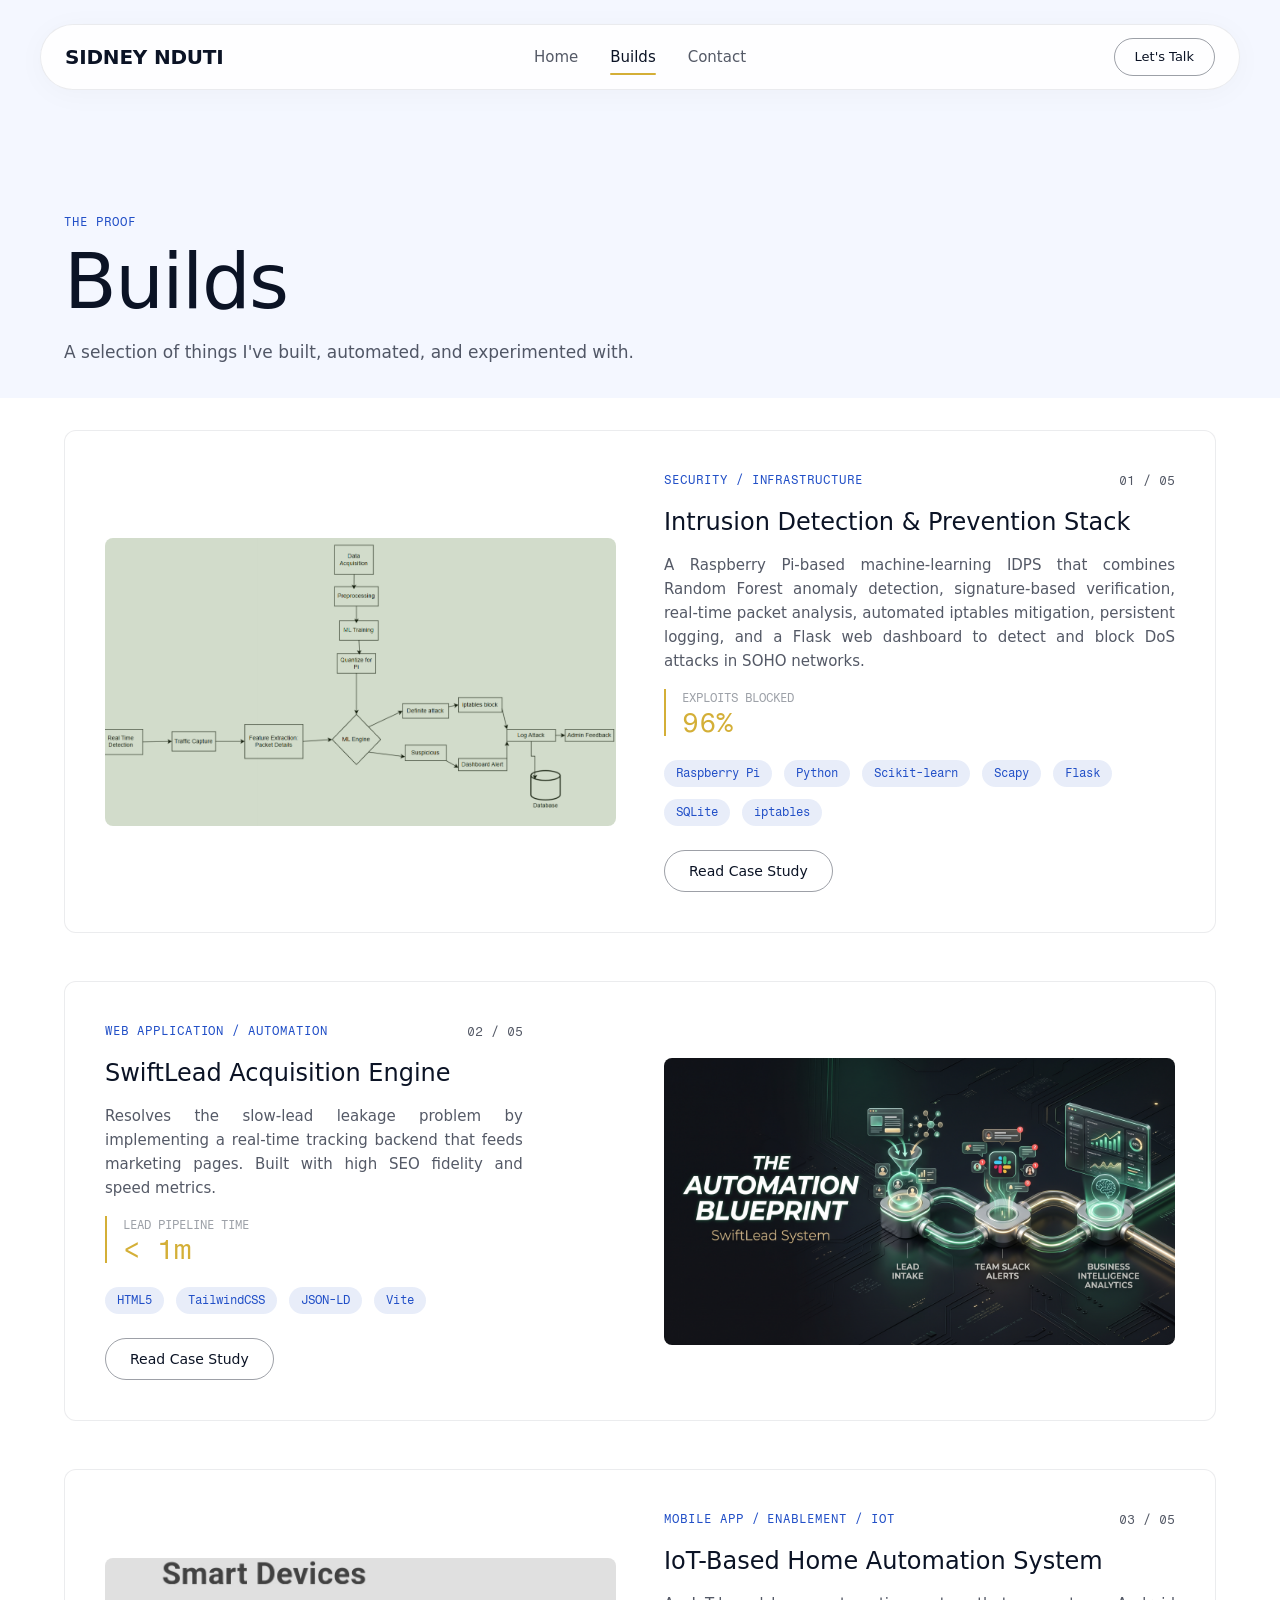
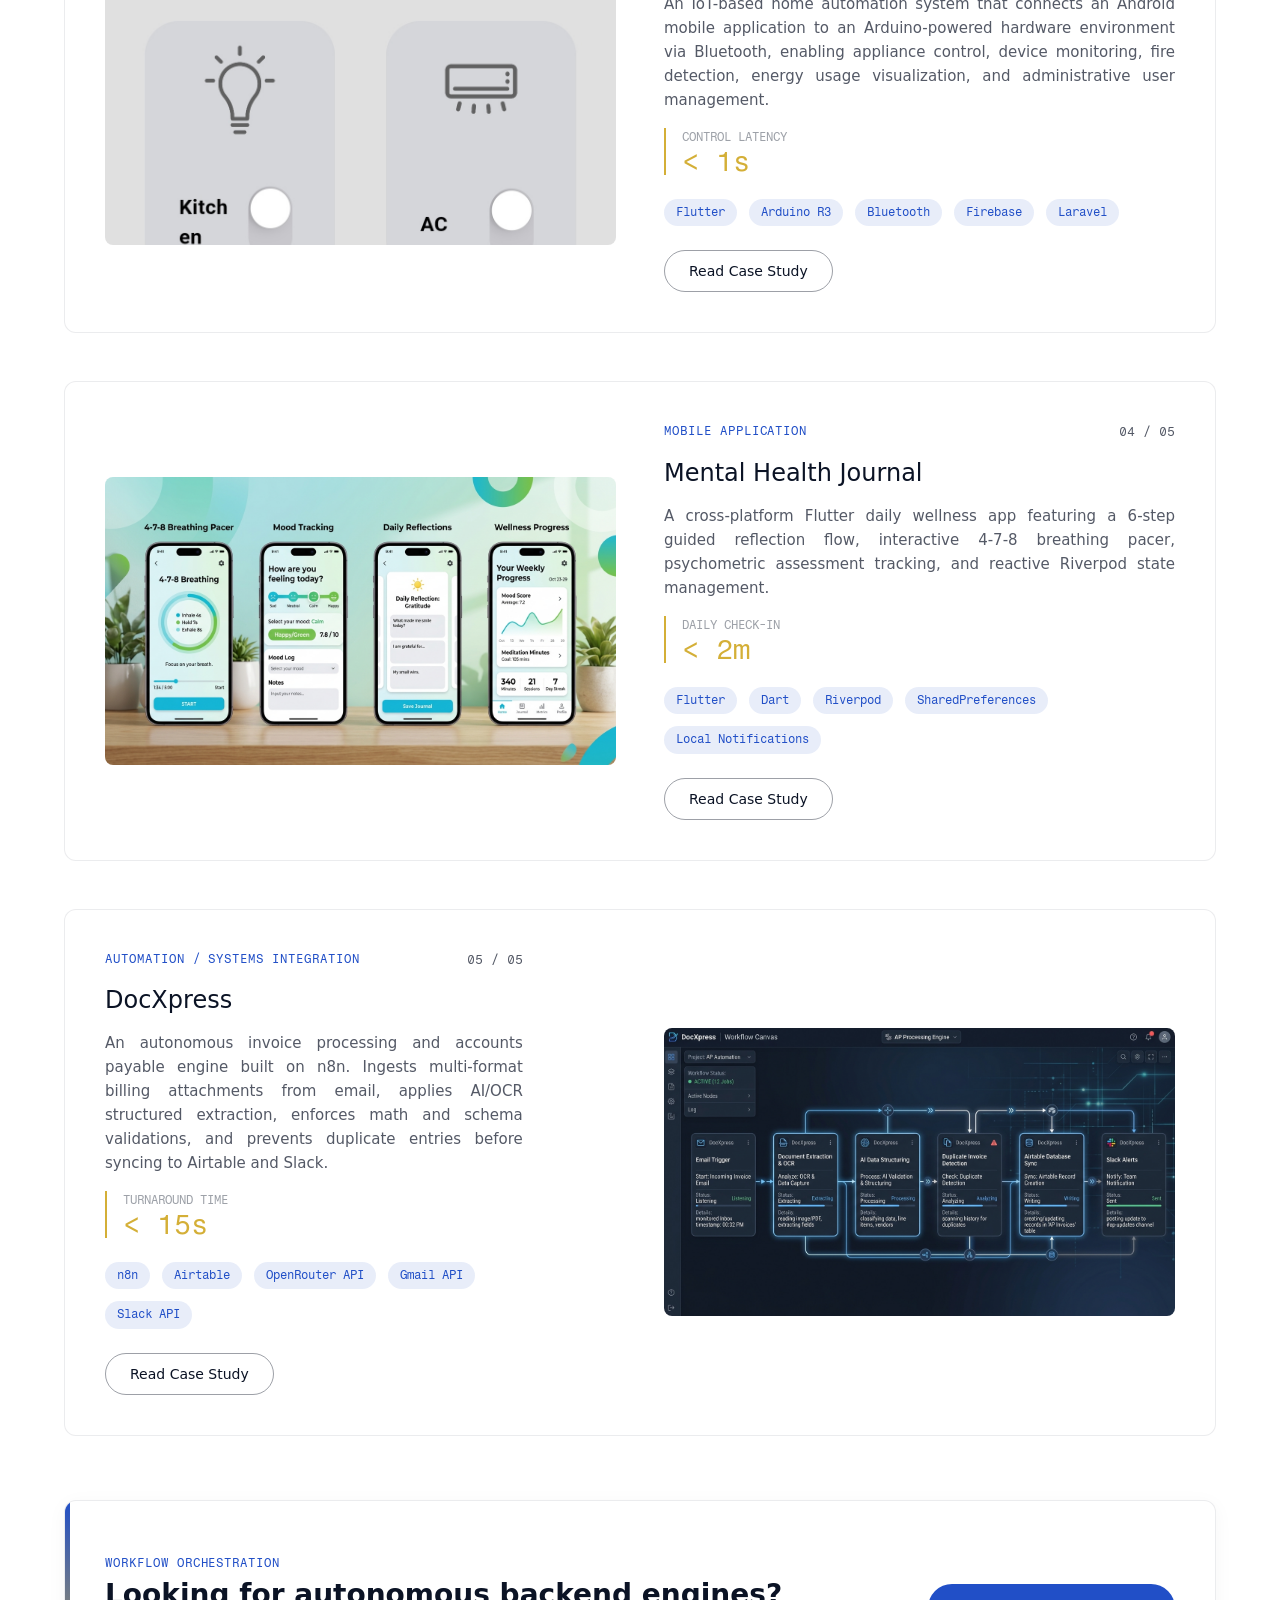
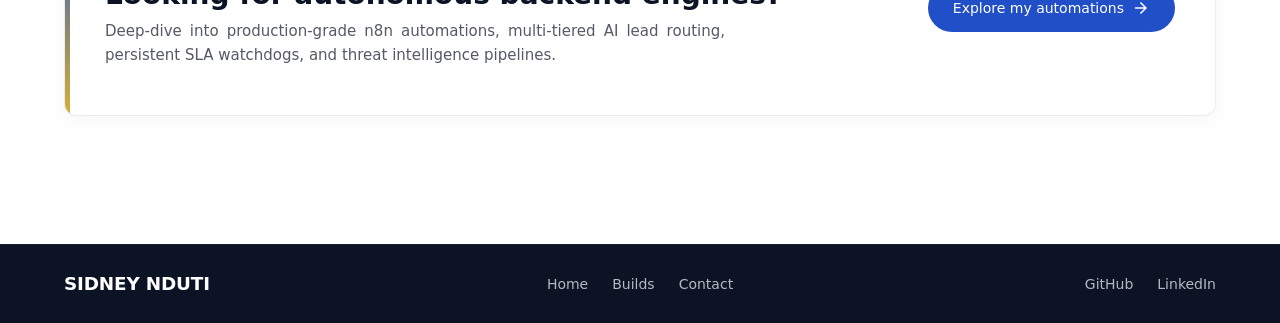
<file: build.html>
<!DOCTYPE html>
<html lang="en">

<head>
  <meta charset="UTF-8">
  <meta name="viewport" content="width=device-width, initial-scale=1.0">

  <!-- Favicon / Brand Icon -->
  <link rel="icon" type="image/png" href="assets/images/logo.png">
  <link rel="apple-touch-icon" href="assets/images/logo.png">

  <!-- SEO Metadata -->
  <title>Builds & Project Portfolio | Sidney Nduti</title>
  <meta name="description"
    content="Explore a curated gallery of custom software builds, automated n8n workflows, intrusion detection stacks, and mobile applications developed by Sidney Nduti.">
  <meta name="keywords"
    content="Portfolio, Software Engineer Nairobi, n8n Automation, Intrusion Detection, Cyber Security, Flutter, SwiftLead">
  <meta name="author" content="Sidney Nduti">
  <link rel="canonical" href="https://sidneynduti.me/build.html">

  <meta property="og:type" content="website">
  <meta property="og:title" content="Builds & Project Portfolio | Sidney Nduti">
  <meta property="og:description"
    content="Explore custom software builds, automated workflows, and network security stacks.">
  <meta property="og:url" content="https://sidneynduti.me/build.html">

  <!-- CSS Style Linking -->
  <link rel="stylesheet" href="css/style.css">
</head>

<body>

  <!-- Global Header -->
  <header id="global-header">
    <div class="container nav-container">
      <a href="index.html" class="logo"
        style="font-family: var(--font-display); font-weight: 700; font-size: 1.25rem; letter-spacing: -0.01em;">
        SIDNEY NDUTI
      </a>

      <!-- Desktop Navigation Menu -->
      <nav class="nav-menu" id="nav-menu">
        <a href="index.html" class="nav-link">Home</a>
        <a href="build.html" class="nav-link active">Builds</a>
        <a href="contact.html" class="nav-link">Contact</a>
      </nav>

      <!-- Desktop CTA -->
      <a href="contact.html" class="btn btn-secondary btn-talk-nav">Let's Talk</a>

      <!-- Mobile Navigation Hamburger -->
      <button id="mobile-menu-toggle" aria-label="Toggle Navigation" class="btn">
        <span class="material-symbols-outlined" style="font-size: 28px;">menu</span>
      </button>
    </div>
  </header>

  <!-- Main Section -->
  <main style="margin-top: 80px;">

    <!-- Intro Banner -->
    <section class="section section-paper" style="padding-bottom: 32px;">
      <div class="container">
        <span class="text-eyebrow">The Proof</span>
        <h1 class="text-hero-headline" style="margin-top: 8px;">Builds</h1>
        <p class="text-body-lg" style="margin-top: 16px; max-width: 600px;">
          A selection of things I've built, automated, and experimented with.
        </p>
      </div>
    </section>

    <!-- Filters & Work Listing Section -->
    <section class="section section-surface" style="padding-top: 32px;">
      <div class="container">



        <!-- Alternating Editorial Project List -->
        <div class="project-list" id="project-list-wrapper">

          <!-- 01. Intrusion Detection System (Security) -->
          <article class="project-card" data-category="security" data-project-id="idps">
            <div class="project-media-col">
              <img src="assets/images/project1/img1.png" alt="Intrusion Detection & Prevention Stack Dashboard" />
            </div>
            <div class="project-info-col">
              <div style="display: flex; justify-content: space-between; align-items: flex-start;">
                <span class="text-eyebrow">Security / Infrastructure</span>
                <span class="text-mono">01 / 05</span>
              </div>
              <h3 class="text-project-title">Intrusion Detection &amp; Prevention Stack</h3>
              <p class="text-body-md">
                A Raspberry Pi-based machine-learning IDPS that combines Random Forest anomaly detection,
                signature-based verification, real-time packet analysis, automated iptables mitigation, persistent
                logging, and a Flask web dashboard to detect and block DoS attacks in SOHO networks.
              </p>
              <div style="display: flex; gap: 16px; align-items: center;">
                <div class="stat-item" style="border-left-color: var(--color-gold);">
                  <div class="stat-label">Exploits Blocked</div>
                  <div class="text-metric">96%</div>
                </div>
              </div>
              <div class="project-tech-tags">
                <span class="project-tech-tag">Raspberry Pi</span>
                <span class="project-tech-tag">Python</span>
                <span class="project-tech-tag">Scikit-learn</span>
                <span class="project-tech-tag">Scapy</span>
                <span class="project-tech-tag">Flask</span>
                <span class="project-tech-tag">SQLite</span>
                <span class="project-tech-tag">iptables</span>
              </div>
              <div style="margin-top: 8px;">
                <button class="btn btn-secondary open-overlay-trigger" data-project="idps">Read Case Study</button>
              </div>
            </div>
          </article>

          <!-- 02. SwiftLead (Web Application / Automation) - Text Left, Visual Right -->
          <article class="project-card alternate" data-category="web-application automation"
            data-project-id="swiftlead">
            <div class="project-media-col">
              <img src="assets/images/project2/swiftlead-poster.jpg" alt="SwiftLead Acquisition Engine" />
            </div>
            <div class="project-info-col">
              <div style="display: flex; justify-content: space-between; align-items: flex-start;">
                <span class="text-eyebrow">Web Application / Automation</span>
                <span class="text-mono">02 / 05</span>
              </div>
              <h3 class="text-project-title">SwiftLead Acquisition Engine</h3>
              <p class="text-body-md">
                Resolves the slow-lead leakage problem by implementing a real-time tracking backend that feeds marketing
                pages. Built with high SEO fidelity and speed metrics.
              </p>
              <div style="display: flex; gap: 16px; align-items: center;">
                <div class="stat-item" style="border-left-color: var(--color-gold);">
                  <div class="stat-label">Lead Pipeline Time</div>
                  <div class="text-metric">&lt; 1m</div>
                </div>
              </div>
              <div class="project-tech-tags">
                <span class="project-tech-tag">HTML5</span>
                <span class="project-tech-tag">TailwindCSS</span>
                <span class="project-tech-tag">JSON-LD</span>
                <span class="project-tech-tag">Vite</span>
              </div>
              <div style="margin-top: 8px;">
                <button class="btn btn-secondary open-overlay-trigger" data-project="swiftlead">Read Case Study</button>
              </div>
            </div>
          </article>

          <!-- 03. IoT-Based Home Automation System (Mobile App / Enablement / IoT) -->
          <article class="project-card" data-category="mobile iot" data-project-id="automation-stack">
            <div class="project-media-col">
              <img src="assets/images/project3/img1.jpg" alt="IoT-Based Home Automation System Interface" />
            </div>
            <div class="project-info-col">
              <div style="display: flex; justify-content: space-between; align-items: flex-start;">
                <span class="text-eyebrow">Mobile App / Enablement / IoT</span>
                <span class="text-mono">03 / 05</span>
              </div>
              <h3 class="text-project-title">IoT-Based Home Automation System</h3>
              <p class="text-body-md">
                An IoT-based home automation system that connects an Android mobile application to an Arduino-powered
                hardware environment via Bluetooth, enabling appliance control, device monitoring, fire detection,
                energy usage visualization, and administrative user management.
              </p>
              <div style="display: flex; gap: 16px; align-items: center;">
                <div class="stat-item" style="border-left-color: var(--color-gold);">
                  <div class="stat-label">Control Latency</div>
                  <div class="text-metric">&lt; 1s</div>
                </div>
              </div>
              <div class="project-tech-tags">
                <span class="project-tech-tag">Flutter</span>
                <span class="project-tech-tag">Arduino R3</span>
                <span class="project-tech-tag">Bluetooth</span>
                <span class="project-tech-tag">Firebase</span>
                <span class="project-tech-tag">Laravel</span>
              </div>
              <div style="margin-top: 8px;">
                <button class="btn btn-secondary open-overlay-trigger" data-project="automation-stack">Read Case
                  Study</button>
              </div>
            </div>
          </article>

          <!-- 04. Mental Health Journal (Mobile) - Visual Left, Text Right -->
          <article class="project-card" data-category="mobile" data-project-id="topwellness">
            <div class="project-media-col">
              <img src="assets/images/project4/img1.jpg" alt="Mental Health Journal Mobile Application Interface" />
            </div>
            <div class="project-info-col">
              <div style="display: flex; justify-content: space-between; align-items: flex-start;">
                <span class="text-eyebrow">Mobile Application</span>
                <span class="text-mono">04 / 05</span>
              </div>
              <h3 class="text-project-title">Mental Health Journal</h3>
              <p class="text-body-md">
                A cross-platform Flutter daily wellness app featuring a 6-step guided reflection flow, interactive 4-7-8
                breathing pacer, psychometric assessment tracking, and reactive Riverpod state management.
              </p>
              <div style="display: flex; gap: 16px; align-items: center;">
                <div class="stat-item" style="border-left-color: var(--color-gold);">
                  <div class="stat-label">Daily Check-In</div>
                  <div class="text-metric">&lt; 2m</div>
                </div>
              </div>
              <div class="project-tech-tags">
                <span class="project-tech-tag">Flutter</span>
                <span class="project-tech-tag">Dart</span>
                <span class="project-tech-tag">Riverpod</span>
                <span class="project-tech-tag">SharedPreferences</span>
                <span class="project-tech-tag">Local Notifications</span>
              </div>
              <div style="margin-top: 8px;">
                <button class="btn btn-secondary open-overlay-trigger" data-project="topwellness">Read Case
                  Study</button>
              </div>
            </div>
          </article>

          <!-- 05. DocXpress (Automation / Systems Integration) - Text Left, Visual Right -->
          <article class="project-card alternate" data-category="automation" data-project-id="docxpress">
            <div class="project-media-col">
              <img src="assets/images/project5/img1.jpg" alt="DocXpress Automated Invoice Processing Pipeline" />
            </div>
            <div class="project-info-col">
              <div style="display: flex; justify-content: space-between; align-items: flex-start;">
                <span class="text-eyebrow">Automation / Systems Integration</span>
                <span class="text-mono">05 / 05</span>
              </div>
              <h3 class="text-project-title">DocXpress</h3>
              <p class="text-body-md">
                An autonomous invoice processing and accounts payable engine built on n8n. Ingests multi-format billing
                attachments from email, applies AI/OCR structured extraction, enforces math and schema validations, and
                prevents duplicate entries before syncing to Airtable and Slack.
              </p>
              <div style="display: flex; gap: 16px; align-items: center;">
                <div class="stat-item" style="border-left-color: var(--color-gold);">
                  <div class="stat-label">Turnaround Time</div>
                  <div class="text-metric">&lt; 15s</div>
                </div>
              </div>
              <div class="project-tech-tags">
                <span class="project-tech-tag">n8n</span>
                <span class="project-tech-tag">Airtable</span>
                <span class="project-tech-tag">OpenRouter API</span>
                <span class="project-tech-tag">Gmail API</span>
                <span class="project-tech-tag">Slack API</span>
              </div>
              <div style="margin-top: 8px;">
                <button class="btn btn-secondary open-overlay-trigger" data-project="docxpress">Read Case Study</button>
              </div>
            </div>
          </article>

        </div>

        <!-- Explore My Automations Callout Banner -->
        <div class="explore-automations-banner">
          <div>
            <span class="text-eyebrow" style="color: var(--color-blue);">Workflow Orchestration</span>
            <h3
              style="font-size: clamp(1.25rem, 2.5vw, 1.75rem); font-weight: 700; color: var(--color-ink); margin-top: 6px; margin-bottom: 8px;">
              Looking for autonomous backend engines?
            </h3>
            <p class="text-body-md" style="max-width: 620px;">
              Deep-dive into production-grade n8n automations, multi-tiered AI lead routing, persistent SLA watchdogs,
              and threat intelligence pipelines.
            </p>
          </div>
          <div>
            <a href="automations.html" class="btn btn-primary"
              style="display: inline-flex; align-items: center; gap: 8px; white-space: nowrap;">
              Explore my automations
              <span class="material-symbols-outlined" style="font-size: 18px;">arrow_forward</span>
            </a>
          </div>
        </div>

      </div>
    </section>

  </main>

  <!-- Global Footer -->
  <footer style="padding: 24px 0;">
    <div class="container"
      style="display: grid; grid-template-columns: 1fr; gap: 16px; align-items: center; text-align: center;">
      <style>
        @media (min-width: 768px) {
          .footer-grid {
            grid-template-columns: 1fr auto 1fr !important;
            text-align: left !important;
          }
        }
      </style>
      <div class="footer-grid"
        style="display: grid; grid-template-columns: 1fr; gap: 16px; align-items: center; width: 100%;">
        <!-- Left: Name -->
        <div
          style="font-family: var(--font-display); font-weight: 700; font-size: 1.15rem; letter-spacing: -0.01em; color: #FFFFFF; justify-self: start;">
          SIDNEY NDUTI
        </div>
        <!-- Center: Nav links -->
        <div style="display: flex; gap: 24px; justify-self: center; font-size: 0.9375rem; font-weight: 500;">
          <a href="index.html" class="footer-social-link"
            style="color: rgba(255,255,255,0.7); transition: color 0.2s;">Home</a>
          <a href="build.html" class="footer-social-link"
            style="color: rgba(255,255,255,0.7); transition: color 0.2s;">Builds</a>
          <a href="contact.html" class="footer-social-link"
            style="color: rgba(255,255,255,0.7); transition: color 0.2s;">Contact</a>
        </div>
        <!-- Right: Socials -->
        <div style="display: flex; gap: 24px; justify-self: end; font-size: 0.9375rem; font-weight: 500;">
          <a href="https://github.com/BlauerTon" target="_blank" rel="noopener" class="footer-social-link"
            style="color: rgba(255,255,255,0.7); transition: color 0.2s;">GitHub</a>
          <a href="https://www.linkedin.com/in/sidney-nduti/" target="_blank" rel="noopener" class="footer-social-link"
            style="color: rgba(255,255,255,0.7); transition: color 0.2s;">LinkedIn</a>
        </div>
      </div>
    </div>
  </footer>

  <!-- Dynamic Case Study Overlay Modal Container -->
  <div class="overlay-backdrop" id="case-study-overlay" role="dialog" aria-modal="true"
    aria-labelledby="modal-project-title">
    <div class="overlay-container">

      <!-- Modal Header -->
      <div class="overlay-header">
        <div>
          <span class="text-eyebrow" id="modal-project-eyebrow">Category</span>
          <h2 class="text-project-title" id="modal-project-title" style="margin-top: 4px;">Project Title</h2>
        </div>
        <button class="overlay-close" id="modal-close-trigger" aria-label="Close case study">
          <span class="material-symbols-outlined" style="font-size: 28px;">close</span>
        </button>
      </div>

      <!-- Modal Content Area (Scrollable) -->
      <div class="overlay-content">
        <!-- Media Visual Banner -->
        <div class="overlay-media" id="modal-project-media">
          <div
            style="width:100%; height:100%; display:flex; align-items:center; justify-content:center; background-color: var(--color-paper); color: var(--color-blue);">
            <span class="material-symbols-outlined" style="font-size: 80px;">web</span>
          </div>
        </div>

        <div class="overlay-grid">
          <!-- Main Content (Descriptions) -->
          <div class="overlay-main">
            <div>
              <h3 style="font-size: 1.125rem; font-weight: 700; margin-bottom: 8px;">The Problem</h3>
              <p class="text-body-md" id="modal-project-problem">Detailed description of the problem...</p>
            </div>

            <div>
              <h3 style="font-size: 1.125rem; font-weight: 700; margin-bottom: 8px;">The Build</h3>
              <p class="text-body-md" id="modal-project-build">Detailed description of the build architecture and
                approach...</p>
            </div>

            <div>
              <h3 style="font-size: 1.125rem; font-weight: 700; margin-bottom: 8px;">The Engineering Challenge</h3>
              <p class="text-body-md" id="modal-project-challenge">Detailed explanation of the technical hurdle
                solved...</p>
            </div>

            <div>
              <h3 style="font-size: 1.125rem; font-weight: 700; margin-bottom: 8px;">The Result</h3>
              <p class="text-body-md" id="modal-project-result">Qualitative and quantitative metrics representing the
                outcome...</p>
            </div>
          </div>

          <!-- Sidebar (Meta fields) -->
          <div class="overlay-sidebar">
            <div class="sidebar-metadata-group">
              <div class="sidebar-metadata-label">Outcome Metric</div>
              <div class="text-metric" id="modal-project-metric">Value</div>
            </div>

            <div class="sidebar-metadata-group">
              <div class="sidebar-metadata-label">Role</div>
              <div class="sidebar-metadata-val" id="modal-project-role">Creator</div>
            </div>

            <div class="sidebar-metadata-group">
              <div class="sidebar-metadata-label">Tech Stack</div>
              <div class="project-tech-tags" id="modal-project-tech">
                <!-- Stack labels injected here -->
              </div>
            </div>

            <div class="sidebar-metadata-group" style="margin-top: 16px;">
              <a href="#" target="_blank" rel="noopener" class="btn btn-primary" id="modal-project-live-btn"
                style="width: 100%;">View Live Code</a>
            </div>
          </div>
        </div>
      </div>

      <!-- Modal Nav controls -->
      <div class="overlay-nav">
        <button class="overlay-nav-btn" id="modal-prev-btn">
          <span class="material-symbols-outlined">arrow_back</span>
          Previous Build
        </button>
        <span class="overlay-position-indicator" id="modal-position-indicator">01 / 05</span>
        <button class="overlay-nav-btn" id="modal-next-btn">
          Next Build
          <span class="material-symbols-outlined">arrow_forward</span>
        </button>
      </div>

    </div>
  </div>

  <!-- Scripts -->
  <script src="js/main.js"></script>
</body>

</html>
</file>
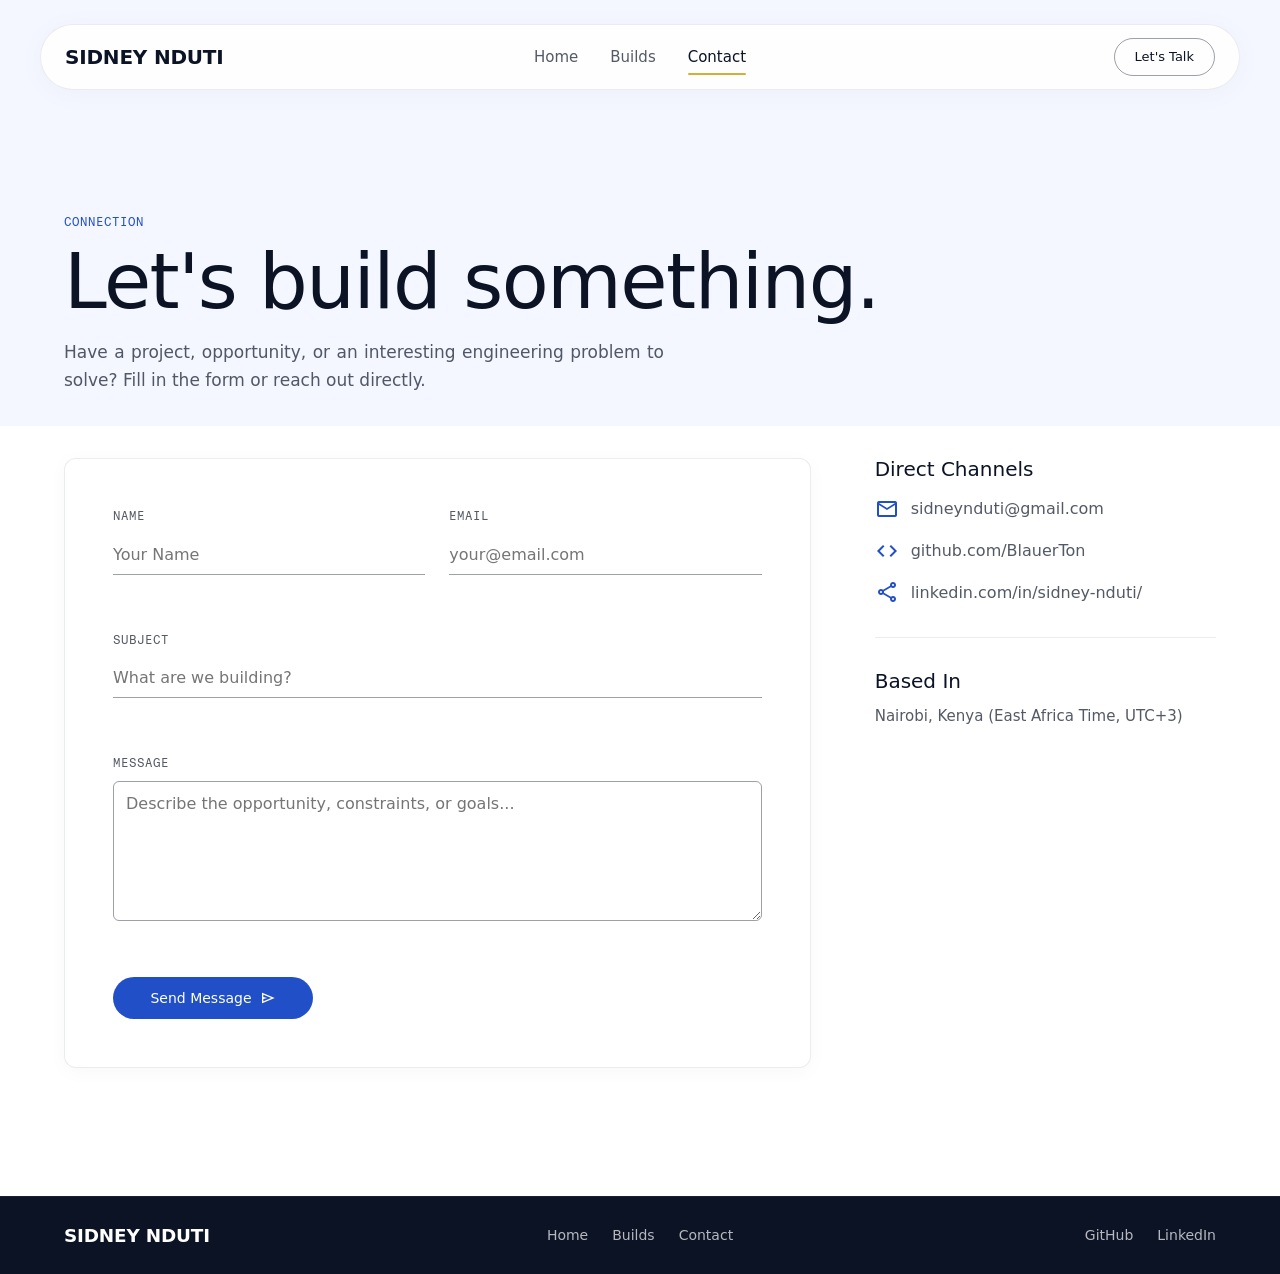
<file: contact.html>
<!DOCTYPE html>
<html lang="en">

<head>
  <meta charset="UTF-8">
  <meta name="viewport" content="width=device-width, initial-scale=1.0">

  <!-- Favicon / Brand Icon -->
  <link rel="icon" type="image/png" href="assets/images/logo.png">
  <link rel="apple-touch-icon" href="assets/images/logo.png">

  <!-- SEO Metadata -->
  <title>Contact Sidney Nduti | Collaborations & Opportunities</title>
  <meta name="description"
    content="Reach out to Sidney Nduti for software engineering collaborations, automated n8n workflows, custom systems design, or security audits.">
  <meta name="keywords" content="Contact, Hire Developer, Nairobi, Systems Integrator, n8n Developer, Systems Security">
  <meta name="author" content="Sidney Nduti">
  <link rel="canonical" href="https://sidneynduti.me/contact.html">

  <meta property="og:type" content="website">
  <meta property="og:title" content="Contact Sidney Nduti | Collaborations & Opportunities">
  <meta property="og:description"
    content="Reach out for software projects, automation pipelines, and infrastructure development.">
  <meta property="og:url" content="https://sidneynduti.me/contact.html">

  <!-- CSS Style Linking -->
  <link rel="stylesheet" href="css/style.css">
</head>

<body>

  <!-- Global Header -->
  <header id="global-header">
    <div class="container nav-container">
      <a href="index.html" class="logo"
        style="font-family: var(--font-display); font-weight: 700; font-size: 1.25rem; letter-spacing: -0.01em;">
        SIDNEY NDUTI
      </a>

      <!-- Desktop Navigation Menu -->
      <nav class="nav-menu" id="nav-menu">
        <a href="index.html" class="nav-link">Home</a>
        <a href="build.html" class="nav-link">Builds</a>
        <a href="contact.html" class="nav-link active">Contact</a>
      </nav>

      <!-- Desktop CTA -->
      <a href="contact.html" class="btn btn-secondary btn-talk-nav">Let's Talk</a>

      <!-- Mobile Navigation Hamburger -->
      <button id="mobile-menu-toggle" aria-label="Toggle Navigation" class="btn">
        <span class="material-symbols-outlined" style="font-size: 28px;">menu</span>
      </button>
    </div>
  </header>

  <!-- Main Section -->
  <main style="margin-top: 80px;">

    <!-- Contact Banner -->
    <section class="section section-paper" style="padding-bottom: 32px;">
      <div class="container">
        <span class="text-eyebrow">Connection</span>
        <h1 class="text-hero-headline" style="margin-top: 8px;">Let's build something.</h1>
        <p class="text-body-lg" style="margin-top: 16px; max-width: 600px;">
          Have a project, opportunity, or an interesting engineering problem to solve? Fill in the form or reach out
          directly.
        </p>
      </div>
    </section>

    <!-- Form Section -->
    <section class="section section-surface" style="padding-top: 32px;">
      <div class="container">
        <div class="contact-grid">

          <!-- Contact Form Panel -->
          <div class="contact-form-panel">
            <form action="https://formsubmit.co/a6c489f9ce6132026e897695e4efb340" method="POST"
              id="portfolio-contact-form" style="display: flex; flex-direction: column; gap: 32px;">

              <!-- Anti-spam Honeypot & Configuration -->
              <input type="text" name="_honey" style="display:none">
              <input type="hidden" name="_captcha" value="false">
              <input type="hidden" name="_template" value="table">
              <input type="hidden" name="_subject" value="[Portfolio Inquiry] New Message from Portfolio Website">

              <div style="display: grid; grid-template-columns: 1fr; gap: 24px;">
                <style>
                  @media (min-width: 640px) {
                    .form-row {
                      grid-template-columns: 1fr 1fr !important;
                    }
                  }
                </style>
                <div class="form-row" style="display: grid; grid-template-columns: 1fr; gap: 24px;">
                  <div class="form-group">
                    <label for="form-name" class="form-label">Name</label>
                    <input type="text" id="form-name" name="name" class="form-input" placeholder="Your Name" required>
                  </div>
                  <div class="form-group">
                    <label for="form-email" class="form-label">Email</label>
                    <input type="email" id="form-email" name="email" class="form-input" placeholder="your@email.com"
                      required>
                  </div>
                </div>
              </div>

              <div class="form-group">
                <label for="form-subject" class="form-label">Subject</label>
                <input type="text" id="form-subject" name="subject" class="form-input"
                  placeholder="What are we building?" required>
              </div>

              <div class="form-group">
                <label for="form-message" class="form-label">Message</label>
                <textarea id="form-message" name="message" class="form-textarea" rows="6"
                  placeholder="Describe the opportunity, constraints, or goals..." required></textarea>
              </div>

              <div>
                <button type="submit" class="btn btn-primary" style="width: 100%; max-width: 200px;">
                  Send Message
                  <span class="material-symbols-outlined" style="margin-left: 8px; font-size: 16px;">send</span>
                </button>
              </div>

              <!-- Form feedback state -->
              <div id="form-feedback-message"
                style="display:none; font-family:var(--font-mono); font-size:0.875rem; color:var(--color-blue); padding:12px; background-color:var(--color-paper); border-radius:4px; text-align:center;">
                Thank you! I will get back to you shortly.
              </div>

            </form>
          </div>

          <!-- Contact Socials Panel -->
          <div class="contact-info-panel">
            <div>
              <h3 style="font-family: var(--font-display); font-size: 1.25rem; font-weight: 500; margin-bottom: 16px;">
                Direct Channels</h3>
              <div class="social-links">
                <a href="mailto:sidneynduti@gmail.com" class="social-link-item">
                  <span class="material-symbols-outlined" style="color: var(--color-blue);">mail</span>
                  sidneynduti@gmail.com
                </a>
                <a href="https://github.com/BlauerTon" target="_blank" rel="noopener" class="social-link-item">
                  <span class="material-symbols-outlined" style="color: var(--color-blue);">code</span>
                  github.com/BlauerTon
                </a>
                <a href="https://www.linkedin.com/in/sidney-nduti/" target="_blank" rel="noopener"
                  class="social-link-item">
                  <span class="material-symbols-outlined" style="color: var(--color-blue);">share</span>
                  linkedin.com/in/sidney-nduti/
                </a>
              </div>
            </div>

            <div style="border-top: 1px solid var(--color-ink-10); padding-top: 32px;">
              <h3 style="font-family: var(--font-display); font-size: 1.25rem; font-weight: 500; margin-bottom: 12px;">
                Based In</h3>
              <p class="text-body-md">Nairobi, Kenya (East Africa Time, UTC+3)</p>
            </div>
          </div>

        </div>
      </div>
    </section>

  </main>

  <!-- Global Footer -->
  <footer style="padding: 24px 0;">
    <div class="container"
      style="display: grid; grid-template-columns: 1fr; gap: 16px; align-items: center; text-align: center;">
      <style>
        @media (min-width: 768px) {
          .footer-grid {
            grid-template-columns: 1fr auto 1fr !important;
            text-align: left !important;
          }
        }
      </style>
      <div class="footer-grid"
        style="display: grid; grid-template-columns: 1fr; gap: 16px; align-items: center; width: 100%;">
        <!-- Left: Name -->
        <div
          style="font-family: var(--font-display); font-weight: 700; font-size: 1.15rem; letter-spacing: -0.01em; color: #FFFFFF; justify-self: start;">
          SIDNEY NDUTI
        </div>
        <!-- Center: Nav links -->
        <div style="display: flex; gap: 24px; justify-self: center; font-size: 0.9375rem; font-weight: 500;">
          <a href="index.html" class="footer-social-link"
            style="color: rgba(255,255,255,0.7); transition: color 0.2s;">Home</a>
          <a href="build.html" class="footer-social-link"
            style="color: rgba(255,255,255,0.7); transition: color 0.2s;">Builds</a>
          <a href="contact.html" class="footer-social-link"
            style="color: rgba(255,255,255,0.7); transition: color 0.2s;">Contact</a>
        </div>
        <!-- Right: Socials -->
        <div style="display: flex; gap: 24px; justify-self: end; font-size: 0.9375rem; font-weight: 500;">
          <a href="https://github.com/BlauerTon" target="_blank" rel="noopener" class="footer-social-link"
            style="color: rgba(255,255,255,0.7); transition: color 0.2s;">GitHub</a>
          <a href="https://www.linkedin.com/in/sidney-nduti/" target="_blank" rel="noopener" class="footer-social-link"
            style="color: rgba(255,255,255,0.7); transition: color 0.2s;">LinkedIn</a>
        </div>
      </div>
    </div>
  </footer>

  <!-- Scripts -->
  <script src="js/main.js"></script>
</body>

</html>
</file>
<file: css/style.css>
/* Import Fonts from CDNs */
@import url('https://api.fontshare.com/v2/css?f[]=cabinet-grotesk@500,700&f[]=switzer@400,500,600&display=swap');
@import url('https://fonts.googleapis.com/css2?family=Fragment+Mono&display=swap');
@import url('https://fonts.googleapis.com/css2?family=Material+Symbols+Outlined:opsz,wght,FILL,GRAD@20..48,100..700,0..1,-50..200&display=swap');

/* CSS Custom Properties / Design Tokens */
:root {
  /* Color System */
  --color-paper: #F4F7FF;
  /* Soft ice-blue background */
  --color-surface: #FFFFFF;
  /* Cards and content surfaces */
  --color-ink: #0B1325;
  /* Midnight Navy text */
  --color-ink-70: rgba(11, 19, 37, 0.7);
  --color-ink-40: rgba(11, 19, 37, 0.4);
  --color-ink-10: rgba(11, 19, 37, 0.08);
  --color-blue: #214FC7;
  /* Royal Blue primary interactive state */
  --color-blue-hover: #1737A3;
  /* Darker Royal Blue for hovers */
  --color-blue-10: rgba(33, 79, 199, 0.1);
  --color-gold: #D4AF37;
  /* Gold accents */
  --color-gold-hover: #B08D22;

  /* Typography */
  --font-display: 'Cabinet Grotesk', ui-sans-serif, system-ui, -apple-system, sans-serif;
  --font-body: 'Switzer', ui-sans-serif, system-ui, -apple-system, sans-serif;
  --font-mono: 'Fragment Mono', ui-monospace, SFMono-Regular, Menlo, Monaco, Consolas, monospace;

  /* Grid & Spacing */
  --grid-unit: 8px;
  --container-max: 1200px;
  --section-gap: 96px;
  --transition-smooth: 0.35s cubic-bezier(0.16, 1, 0.3, 1);
  --transition-fast: 0.2s cubic-bezier(0.16, 1, 0.3, 1);
}

@media (min-width: 1024px) {
  :root {
    --section-gap: 128px;
  }
}

/* Modern Resets */
*,
*::before,
*::after {
  box-sizing: border-box;
  margin: 0;
  padding: 0;
}

html {
  scroll-behavior: smooth;
  font-size: 16px;
  -webkit-text-size-adjust: 100%;
}

body {
  background-color: var(--color-paper);
  color: var(--color-ink);
  font-family: var(--font-body);
  line-height: 1.6;
  overflow-x: hidden;
  -webkit-font-smoothing: antialiased;
  -moz-osx-font-smoothing: grayscale;
}

/* Focus States */
a:focus-visible,
button:focus-visible,
input:focus-visible,
textarea:focus-visible {
  outline: 2px solid var(--color-blue);
  outline-offset: 4px;
}

/* Selection */
::selection {
  background-color: var(--color-blue);
  color: #FFFFFF;
}

/* Base Typography elements */
h1,
h2,
h3,
h4,
h5,
h6 {
  font-family: var(--font-display);
  font-weight: 500;
  line-height: 1.1;
  color: var(--color-ink);
}

a {
  color: inherit;
  text-decoration: none;
  transition: color var(--transition-fast);
}

/* Icon helper */
.material-symbols-outlined {
  font-variation-settings: 'FILL' 0, 'wght' 400, 'GRAD' 0, 'opsz' 24;
  vertical-align: middle;
  display: inline-block;
  line-height: 1;
}

/* Layout Utilities */
.container {
  width: 100%;
  max-width: var(--container-max);
  margin-left: auto;
  margin-right: auto;
  padding-left: 24px;
  padding-right: 24px;
}

@media (max-width: 640px) {
  .container {
    padding-left: 20px;
    padding-right: 20px;
  }
}

.section {
  padding-top: var(--section-gap);
  padding-bottom: var(--section-gap);
}

/* Alternating Section Backgrounds */
.section-paper {
  background-color: var(--color-paper);
}

.section-surface {
  background-color: var(--color-surface);
}

/* Typography Scale */
.text-hero-headline {
  font-size: clamp(2.5rem, 6vw, 5.25rem);
  font-weight: 500;
  line-height: 1.05;
  letter-spacing: -0.02em;
}

.text-section-heading {
  font-size: clamp(1.75rem, 3.5vw, 2.5rem);
  font-weight: 500;
  line-height: 1.1;
  letter-spacing: -0.01em;
}

.text-project-title {
  font-size: 1.5rem;
  font-weight: 500;
  line-height: 1.2;
}

.text-body-lg {
  font-size: 1.0625rem;
  font-weight: 400;
  line-height: 1.65;
  color: var(--color-ink-70);
  text-align: justify;
}

.text-body-md {
  font-size: 0.9375rem;
  font-weight: 400;
  line-height: 1.6;
  color: var(--color-ink-70);
  text-align: justify;
}

.overlay-main p,
.overlay-main li {
  text-align: justify;
}

.text-eyebrow {
  font-family: var(--font-mono);
  font-size: 0.75rem;
  font-weight: 500;
  text-transform: uppercase;
  letter-spacing: 0.08em;
  color: var(--color-blue);
}

.text-mono {
  font-family: var(--font-mono);
  font-size: 0.8125rem;
  color: var(--color-ink-70);
}

.text-metric {
  font-family: var(--font-mono);
  font-size: 1.75rem;
  font-weight: 500;
  color: var(--color-gold);
  line-height: 1;
}

/* Header & Navigation */
header {
  position: fixed;
  top: 24px;
  left: 50%;
  transform: translateX(-50%);
  width: calc(100% - 48px);
  max-width: var(--container-max);
  z-index: 100;
  background-color: rgba(255, 255, 255, 0.85);
  backdrop-filter: blur(16px);
  -webkit-backdrop-filter: blur(16px);
  border: 1px solid var(--color-ink-10);
  border-radius: 100px;
  box-shadow: 0 4px 30px rgba(11, 19, 37, 0.03);
  transition: max-width var(--transition-smooth), top var(--transition-smooth), background-color var(--transition-smooth), border-color var(--transition-smooth), box-shadow var(--transition-smooth);
}

.nav-container {
  display: grid;
  grid-template-columns: 1fr auto 1fr;
  align-items: center;
  height: 64px;
  padding: 0 24px;
  width: 100%;
  position: relative;
  transition: height var(--transition-smooth);
}

.logo {
  justify-self: start;
  font-family: var(--font-display);
  font-weight: 700;
  font-size: 1.15rem;
  letter-spacing: -0.01em;
  color: var(--color-ink);
}

/* Nav Menu Links centered inside navbar */
.nav-menu {
  justify-self: center;
  display: flex;
  gap: 32px;
  align-items: center;
}

.nav-link {
  font-family: var(--font-body);
  font-weight: 500;
  font-size: 0.9375rem;
  color: var(--color-ink-70);
  padding: 6px 0;
  position: relative;
}

.nav-link:hover {
  color: var(--color-blue);
}

.nav-link.active {
  color: var(--color-ink);
}

.nav-link.active::after {
  content: '';
  position: absolute;
  bottom: 0;
  left: 0;
  width: 100%;
  height: 2px;
  background-color: var(--color-gold);
  border-radius: 2px;
}

.btn.btn-talk-nav {
  justify-self: end;
  font-size: 0.8125rem;
  padding: 8px 20px;
  border-radius: 100px;
  background-color: transparent;
  border-color: var(--color-ink-40);
  color: var(--color-ink);
}

.btn.btn-talk-nav:hover {
  background-color: var(--color-blue);
  border-color: var(--color-blue);
  color: #FFFFFF;
}

#mobile-menu-toggle {
  justify-self: end;
  background: none;
  border: none;
  padding: 4px;
  cursor: pointer;
  color: var(--color-ink);
  display: none;
  /* Controlled by media query */
  align-items: center;
}

/* Scrolled Nav Pill State */
header.scrolled {
  background-color: rgba(11, 19, 37, 0.7);
  /* Ink Navy glass see-through */
  border-color: rgba(255, 255, 255, 0.1);
  box-shadow: 0 10px 45px rgba(11, 19, 37, 0.18);
  max-width: 768px;
  /* Compresses in width as user scrolls down */
  top: 16px;
}

header.scrolled .nav-container {
  height: 56px;
}

header.scrolled .logo,
header.scrolled .nav-link,
header.scrolled #mobile-menu-toggle {
  color: #FFFFFF;
}

header.scrolled .nav-link:hover {
  color: var(--color-gold);
}

header.scrolled .nav-link.active {
  color: #FFFFFF;
}

header.scrolled .nav-link.active::after {
  background-color: var(--color-gold);
}

header.scrolled .btn.btn-talk-nav {
  border-color: rgba(255, 255, 255, 0.3);
  color: #FFFFFF;
  border-radius: 100px;
}

header.scrolled .btn.btn-talk-nav:hover {
  background-color: var(--color-gold);
  border-color: var(--color-gold);
  color: var(--color-ink);
}

/* Responsive Header rules */
@media (max-width: 767px) {
  header {
    top: 16px;
    width: calc(100% - 32px);
  }

  .nav-container {
    grid-template-columns: 1fr auto;
    /* logo and hamburger toggle */
  }

  .nav-menu {
    display: none;
    position: absolute;
    top: 72px;
    left: 0;
    width: 100%;
    background-color: rgba(255, 255, 255, 0.75);
    /* Glass see-through */
    backdrop-filter: blur(20px);
    -webkit-backdrop-filter: blur(20px);
    border: 1px solid var(--color-ink-10);
    border-radius: 20px;
    flex-direction: column;
    padding: 24px;
    gap: 16px;
    box-shadow: 0 10px 30px rgba(11, 19, 37, 0.08);
    z-index: 99;
  }

  .nav-menu.open {
    display: flex;
  }

  header.scrolled .nav-menu {
    background-color: rgba(11, 19, 37, 0.75);
    /* Dark Glass see-through */
    border-color: rgba(255, 255, 255, 0.1);
    box-shadow: 0 10px 40px rgba(11, 19, 37, 0.3);
  }

  header.scrolled .nav-menu .nav-link {
    color: #FFFFFF;
  }

  .nav-link.active::after {
    bottom: -4px;
  }

  .btn.btn-talk-nav {
    display: none !important;
    /* Hide CTA button on mobile */
  }

  #mobile-menu-toggle {
    display: inline-flex;
    /* Show hamburger toggle on mobile */
  }
}

/* Buttons */
.btn {
  display: inline-flex;
  align-items: center;
  justify-content: center;
  font-family: var(--font-body);
  font-weight: 500;
  font-size: 0.875rem;
  padding: 12px 24px;
  border-radius: 100px;
  cursor: pointer;
  transition: background-color var(--transition-fast), border-color var(--transition-fast), color var(--transition-fast), transform var(--transition-fast);
  border: 1px solid transparent;
}

.btn:active {
  transform: scale(0.98);
}

.btn-primary {
  background-color: var(--color-blue);
  color: #FFFFFF;
}

.btn-primary:hover {
  background-color: var(--color-blue-hover);
}

.btn-secondary {
  background-color: transparent;
  border-color: var(--color-ink-40);
  color: var(--color-ink);
}

.btn-secondary:hover {
  border-color: var(--color-blue);
  color: var(--color-blue);
}

.btn-text-link {
  color: var(--color-blue);
  font-weight: 500;
  display: inline-flex;
  align-items: center;
  gap: 4px;
}

.btn-text-link:hover {
  color: var(--color-blue-hover);
}

.btn-text-link:hover .arrow-icon {
  transform: translateX(4px);
}

.arrow-icon {
  transition: transform var(--transition-fast);
}

/* Portrait Image */
.portrait-container {
  position: relative;
  width: min(100%, 380px);
  margin: 0 auto;
  display: flex;
  align-items: center;
  justify-content: center;
}

.portrait-image {
  width: 100%;
  height: auto;
  max-height: 480px;
  object-fit: contain;
  display: block;
}

/* About Grid stats */
.stats-grid {
  display: grid;
  grid-template-columns: repeat(2, 1fr);
  gap: 24px;
}

.stat-item {
  border-left: 2px solid var(--color-ink-10);
  padding-left: 16px;
}

.stat-label {
  font-family: var(--font-mono);
  font-size: 0.75rem;
  color: var(--color-ink-40);
  text-transform: uppercase;
}

.stat-value {
  font-size: 1.125rem;
  font-weight: 500;
  color: var(--color-ink);
  margin-top: 4px;
}

/* Capability Tag Cloud */
.capability-cloud {
  display: flex;
  flex-wrap: wrap;
  gap: 8px;
}

.capability-tag {
  background-color: var(--color-surface);
  border: 1px solid var(--color-ink-10);
  padding: 8px 16px;
  border-radius: 100px;
  font-size: 0.875rem;
  color: var(--color-ink-70);
  font-weight: 500;
  transition: border-color var(--transition-fast), color var(--transition-fast);
}

.capability-tag:hover {
  border-color: var(--color-blue);
  color: var(--color-blue);
}

/* Project Grid format (Home page preview) */
.project-grid {
  display: grid;
  grid-template-columns: 1fr;
  gap: 32px;
}

@media (min-width: 768px) {
  .project-grid {
    grid-template-columns: repeat(3, 1fr);
  }
}

.project-grid-card {
  background-color: var(--color-surface);
  border-radius: 12px;
  border: 1px solid var(--color-ink-10);
  overflow: hidden;
  display: flex;
  flex-direction: column;
  box-shadow: 0 4px 20px rgba(11, 19, 37, 0.02);
  transition: transform var(--transition-smooth), box-shadow var(--transition-smooth);
}

.project-grid-card:hover {
  transform: translateY(-4px);
  box-shadow: 0 10px 30px rgba(33, 79, 199, 0.05);
}

.project-grid-card-media {
  aspect-ratio: 16/10;
  overflow: hidden;
  background-color: var(--color-paper);
}

.project-grid-card-media img,
.project-grid-card-media div {
  width: 100%;
  height: 100%;
  object-fit: cover;
  display: flex;
  align-items: center;
  justify-content: center;
  transition: transform var(--transition-smooth);
}

.project-grid-card:hover .project-grid-card-media img {
  transform: scale(1.03);
}

.project-grid-card-info {
  padding: 24px;
  display: flex;
  flex-direction: column;
  gap: 12px;
  text-align: left;
}

.project-grid-card-info h3 {
  font-family: var(--font-display);
  font-size: 1.25rem;
  font-weight: 500;
  color: var(--color-ink);
}

.project-grid-card-info p {
  font-family: var(--font-body);
  font-size: 0.9375rem;
  color: var(--color-ink-70);
  line-height: 1.5;
}

/* Project Cards list (Build page / Preview) */
.project-list {
  display: flex;
  flex-direction: column;
  gap: 48px;
}

/* Individual Card (Alternating Editorial Structure) */
.project-card {
  display: grid;
  grid-template-columns: 1fr;
  gap: 32px;
  background-color: var(--color-surface);
  border-radius: 12px;
  padding: 24px;
  border: 1px solid var(--color-ink-10);
  transition: transform var(--transition-smooth), box-shadow var(--transition-smooth);
}

@media (min-width: 768px) {
  .project-card {
    grid-template-columns: repeat(12, 1fr);
    padding: 40px;
    align-items: center;
    gap: 48px;
  }

  .project-card.alternate .project-media-col {
    grid-column: 7 / 13;
  }

  .project-card.alternate .project-info-col {
    grid-column: 1 / 6;
    grid-row: 1;
  }
}

.project-media-col {
  position: relative;
  aspect-ratio: 16/9;
  border-radius: 8px;
  overflow: hidden;
  background-color: var(--color-paper);
}

@media (min-width: 768px) {
  .project-media-col {
    grid-column: 1 / 7;
  }
}

.project-media-col img {
  width: 100%;
  height: 100%;
  object-fit: cover;
  display: block;
  transition: transform var(--transition-smooth);
}

.project-card:hover .project-media-col img {
  transform: scale(1.03);
}

.project-info-col {
  display: flex;
  flex-direction: column;
  gap: 16px;
}

@media (min-width: 768px) {
  .project-info-col {
    grid-column: 7 / 13;
  }
}

.project-tech-tags {
  display: flex;
  flex-wrap: wrap;
  gap: 12px;
  margin-top: 8px;
}

.project-tech-tag {
  font-family: var(--font-mono);
  font-size: 0.75rem;
  color: var(--color-blue);
  background-color: var(--color-blue-10);
  padding: 4px 12px;
  border-radius: 100px;
}

/* Automation Card: Full Bleed Dark Panel */
.project-card.automation-panel {
  background-color: var(--color-ink);
  color: #FFFFFF;
  border-color: transparent;
}

.project-card.automation-panel h3,
.project-card.automation-panel p {
  color: #FFFFFF;
}

.project-card.automation-panel .text-body-md {
  color: rgba(255, 255, 255, 0.7);
}

/* Simple visual representation of a flow diagram in CSS */
.flow-diagram {
  background-color: rgba(255, 255, 255, 0.03);
  border: 1px solid rgba(255, 255, 255, 0.1);
  border-radius: 8px;
  height: 100%;
  display: flex;
  flex-direction: column;
  justify-content: center;
  padding: 24px;
  gap: 20px;
}

.flow-node {
  background: rgba(255, 255, 255, 0.05);
  border: 1px solid rgba(255, 255, 255, 0.15);
  border-radius: 6px;
  padding: 12px 16px;
  text-align: center;
  font-family: var(--font-mono);
  font-size: 0.8125rem;
  position: relative;
  transition: background var(--transition-fast), border-color var(--transition-fast);
}

.flow-node:hover {
  background: rgba(255, 255, 255, 0.1);
  border-color: var(--color-gold);
}

.flow-connector {
  display: flex;
  justify-content: center;
  color: var(--color-gold);
  line-height: 1;
}

/* Contact Form Layout */
.contact-grid {
  display: grid;
  grid-template-columns: 1fr;
  gap: 48px;
}

@media (min-width: 768px) {
  .contact-grid {
    grid-template-columns: repeat(12, 1fr);
    gap: 64px;
  }
}

.contact-form-panel {
  background-color: var(--color-surface);
  border-radius: 12px;
  padding: 32px;
  border: 1px solid var(--color-ink-10);
  box-shadow: 0 4px 20px rgba(11, 19, 37, 0.03);
}

@media (min-width: 768px) {
  .contact-form-panel {
    grid-column: 1 / 9;
    padding: 48px;
  }
}

.contact-info-panel {
  display: flex;
  flex-direction: column;
  gap: 32px;
}

@media (min-width: 768px) {
  .contact-info-panel {
    grid-column: 9 / 13;
  }
}

/* Inputs styling (Minimal bottom underline) */
.form-group {
  margin-bottom: 24px;
  display: flex;
  flex-direction: column;
  gap: 8px;
}

.form-label {
  font-family: var(--font-mono);
  font-size: 0.75rem;
  font-weight: 500;
  text-transform: uppercase;
  letter-spacing: 0.08em;
  color: var(--color-ink-70);
}

.form-input {
  border: 0;
  border-bottom: 1px solid var(--color-ink-40);
  background-color: transparent;
  padding: 10px 0;
  font-family: var(--font-body);
  font-size: 1rem;
  color: var(--color-ink);
  border-radius: 0;
  transition: border-color var(--transition-fast);
  outline: none;
}

.form-input:focus {
  border-color: var(--color-blue);
}

.form-textarea {
  border: 1px solid var(--color-ink-40);
  background-color: transparent;
  border-radius: 6px;
  padding: 12px;
  font-family: var(--font-body);
  font-size: 1rem;
  color: var(--color-ink);
  transition: border-color var(--transition-fast);
  outline: none;
  resize: vertical;
}

.form-textarea:focus {
  border-color: var(--color-blue);
}

/* Sidebar Social Links block */
.social-links {
  display: flex;
  flex-direction: column;
  gap: 16px;
}

.social-link-item {
  display: flex;
  align-items: center;
  gap: 12px;
  font-size: 1rem;
  color: var(--color-ink-70);
  transition: color var(--transition-fast);
}

.social-link-item:hover {
  color: var(--color-blue);
}

/* Global Footer */
footer {
  background-color: var(--color-ink);
  color: #FFFFFF;
  padding: 48px 0;
  border-top: 1px solid rgba(255, 255, 255, 0.05);
}

.footer-container {
  display: flex;
  flex-direction: column;
  gap: 24px;
}

@media (min-width: 640px) {
  .footer-container {
    flex-direction: row;
    justify-content: space-between;
    align-items: center;
  }
}

.footer-text {
  font-size: 0.875rem;
  color: rgba(255, 255, 255, 0.6);
}

.footer-socials {
  display: flex;
  gap: 24px;
}

.footer-social-link {
  font-size: 0.875rem;
  color: rgba(255, 255, 255, 0.6);
  transition: color var(--transition-fast);
}

.footer-social-link:hover {
  color: var(--color-gold);
}

/* Signature Project Overlay / Modal container */
.overlay-backdrop {
  position: fixed;
  inset: 0;
  background-color: rgba(11, 19, 37, 0.4);
  backdrop-filter: blur(8px);
  -webkit-backdrop-filter: blur(8px);
  z-index: 1000;
  display: flex;
  justify-content: center;
  align-items: center;
  opacity: 0;
  pointer-events: none;
  transition: opacity var(--transition-smooth);
}

.overlay-backdrop.active {
  opacity: 1;
  pointer-events: auto;
}

.overlay-container {
  width: 90%;
  max-width: 900px;
  height: 90vh;
  background-color: var(--color-surface);
  border-radius: 12px;
  overflow: hidden;
  box-shadow: 0 20px 50px rgba(11, 19, 37, 0.15);
  display: flex;
  flex-direction: column;
  position: relative;
  transform: scale(0.95) translateY(10px);
  transition: transform var(--transition-smooth);
}

.overlay-backdrop.active .overlay-container {
  transform: scale(1) translateY(0);
}

/* Scroll lock when modal active */
body.scroll-locked {
  overflow: hidden;
}

/* Modal Content Layout */
.overlay-header {
  display: flex;
  justify-content: space-between;
  align-items: center;
  padding: 20px 24px;
  border-bottom: 1px solid var(--color-ink-10);
  background-color: var(--color-surface);
}

.overlay-close {
  background: none;
  border: none;
  cursor: pointer;
  color: var(--color-ink-70);
  padding: 4px;
  display: flex;
  align-items: center;
  transition: color var(--transition-fast);
}

.overlay-close:hover {
  color: var(--color-blue);
}

.overlay-content {
  flex-grow: 1;
  overflow-y: auto;
  padding: 32px 24px;
}

@media (min-width: 768px) {
  .overlay-content {
    padding: 40px;
  }
}

.overlay-media {
  width: 100%;
  aspect-ratio: 16/9;
  border-radius: 8px;
  overflow: hidden;
  margin-bottom: 32px;
  background-color: var(--color-paper);
}

.overlay-media img {
  width: 100%;
  height: 100%;
  object-fit: cover;
}

.overlay-grid {
  display: grid;
  grid-template-columns: 1fr;
  gap: 32px;
}

@media (min-width: 768px) {
  .overlay-grid {
    grid-template-columns: 8fr 4fr;
    gap: 48px;
  }
}

.overlay-main {
  display: flex;
  flex-direction: column;
  gap: 24px;
}

.overlay-sidebar {
  display: flex;
  flex-direction: column;
  gap: 24px;
  border-top: 1px solid var(--color-ink-10);
  padding-top: 24px;
}

@media (min-width: 768px) {
  .overlay-sidebar {
    border-top: none;
    padding-top: 0;
    border-left: 1px solid var(--color-ink-10);
    padding-left: 32px;
  }
}

.sidebar-metadata-group {
  display: flex;
  flex-direction: column;
  gap: 4px;
}

.sidebar-metadata-label {
  font-family: var(--font-mono);
  font-size: 0.75rem;
  color: var(--color-ink-40);
  text-transform: uppercase;
}

.sidebar-metadata-val {
  font-size: 0.9375rem;
  color: var(--color-ink);
  font-weight: 500;
}

/* Modal Nav Controls footer */
.overlay-nav {
  display: flex;
  justify-content: space-between;
  align-items: center;
  padding: 16px 24px;
  border-top: 1px solid var(--color-ink-10);
  background-color: var(--color-surface);
}

.overlay-nav-btn {
  display: flex;
  align-items: center;
  gap: 8px;
  background: none;
  border: none;
  cursor: pointer;
  font-family: var(--font-mono);
  font-size: 0.8125rem;
  font-weight: 500;
  color: var(--color-blue);
  transition: color var(--transition-fast);
}

.overlay-nav-btn:hover {
  color: var(--color-blue-hover);
}

.overlay-position-indicator {
  font-family: var(--font-mono);
  font-size: 0.8125rem;
  color: var(--color-ink-40);
}

/* Category Filter System styling */
.filter-container {
  display: flex;
  flex-wrap: wrap;
  gap: 8px;
  margin-bottom: 48px;
}

.filter-btn {
  background: none;
  border: 1px solid var(--color-ink-10);
  padding: 8px 16px;
  border-radius: 100px;
  font-family: var(--font-mono);
  font-size: 0.75rem;
  font-weight: 500;
  text-transform: uppercase;
  color: var(--color-ink-70);
  cursor: pointer;
  transition: background-color var(--transition-fast), border-color var(--transition-fast), color var(--transition-fast);
}

.filter-btn:hover {
  border-color: var(--color-blue);
  color: var(--color-blue);
}

.filter-btn.active {
  background-color: var(--color-blue);
  border-color: var(--color-blue);
  color: #FFFFFF;
}

/* Accessibility features */
@media (prefers-reduced-motion: reduce) {
  :root {
    --transition-smooth: 0s;
    --transition-fast: 0s;
  }

  html {
    scroll-behavior: auto;
  }
}

/* Animations */
@keyframes spin {
  from {
    transform: rotate(0deg);
  }

  to {
    transform: rotate(360deg);
  }
}

/* ==========================================================================
   Automations Page & Workflow Component Styles
   ========================================================================== */

/* Explore Automations Banner on Builds Page */
.explore-automations-banner {
  margin-top: 64px;
  background-color: var(--color-surface);
  border: 1px solid var(--color-ink-10);
  border-radius: 12px;
  padding: 48px 40px;
  display: grid;
  grid-template-columns: 1fr auto;
  gap: 32px;
  align-items: center;
  position: relative;
  overflow: hidden;
  box-shadow: 0 4px 20px rgba(11, 19, 37, 0.04);
  transition: transform var(--transition-fast), box-shadow var(--transition-fast);
}

.explore-automations-banner::before {
  content: '';
  position: absolute;
  left: 0;
  top: 0;
  bottom: 0;
  width: 5px;
  background: linear-gradient(180deg, var(--color-blue), var(--color-gold));
}

.explore-automations-banner:hover {
  transform: translateY(-2px);
  box-shadow: 0 8px 30px rgba(11, 19, 37, 0.08);
}

@media (max-width: 768px) {
  .explore-automations-banner {
    grid-template-columns: 1fr;
    padding: 32px 24px;
  }
}

/* Automation Filters Bar */
.automation-filters-bar {
  display: flex;
  flex-wrap: wrap;
  gap: 10px;
  align-items: center;
  margin-bottom: 40px;
}

.automation-filter-btn {
  background: var(--color-surface);
  border: 1px solid var(--color-ink-10);
  padding: 8px 18px;
  border-radius: 9999px;
  font-family: var(--font-mono);
  font-size: 0.8125rem;
  font-weight: 500;
  color: var(--color-ink-70);
  cursor: pointer;
  transition: all var(--transition-fast);
}

.automation-filter-btn:hover {
  border-color: var(--color-blue);
  color: var(--color-blue);
  background: var(--color-blue-10);
}

.automation-filter-btn.active {
  background: var(--color-ink);
  color: #FFFFFF;
  border-color: var(--color-ink);
}

/* Automation Showcase Card */
.automation-card {
  background: var(--color-surface);
  border: 1px solid var(--color-ink-10);
  border-radius: 12px;
  padding: 40px;
  margin-bottom: 48px;
  box-shadow: 0 2px 12px rgba(11, 19, 37, 0.03);
  transition: box-shadow var(--transition-smooth);
}

@media (max-width: 640px) {
  .automation-card {
    padding: 24px 20px;
  }
}

.automation-card:hover {
  box-shadow: 0 8px 32px rgba(11, 19, 37, 0.06);
}

.automation-header {
  display: flex;
  flex-wrap: wrap;
  justify-content: space-between;
  align-items: flex-start;
  gap: 16px;
  padding-bottom: 24px;
  border-bottom: 1px solid var(--color-ink-10);
  margin-bottom: 28px;
}

.automation-title-group h2 {
  font-size: 1.75rem;
  font-weight: 700;
  color: var(--color-ink);
  margin-top: 4px;
  margin-bottom: 8px;
}

.automation-badges {
  display: flex;
  flex-wrap: wrap;
  gap: 8px;
  align-items: center;
}

.badge-pill {
  font-family: var(--font-mono);
  font-size: 0.75rem;
  font-weight: 500;
  padding: 4px 10px;
  border-radius: 9999px;
  letter-spacing: 0.02em;
}

.badge-pill-active {
  background: #DCFCE7;
  color: #166534;
  border: 1px solid #BBF7D0;
  display: inline-flex;
  align-items: center;
  gap: 6px;
}

.badge-pill-active::before {
  content: '';
  display: inline-block;
  width: 6px;
  height: 6px;
  border-radius: 50%;
  background: #22C55E;
}

.badge-pill-trigger {
  background: #EFF6FF;
  color: #1E40AF;
  border: 1px solid #DBEAFE;
}

.badge-pill-tier {
  background: #FEF3C7;
  color: #92400E;
  border: 1px solid #FDE68A;
}

/* Visual Workflow Pipeline */
.workflow-pipeline {
  background: #0B1325;
  border-radius: 10px;
  padding: 24px 20px;
  margin: 28px 0;
  color: #FFFFFF;
  overflow-x: auto;
}

.workflow-pipeline-title {
  font-family: var(--font-mono);
  font-size: 0.75rem;
  text-transform: uppercase;
  letter-spacing: 0.08em;
  color: var(--color-gold);
  margin-bottom: 16px;
  display: flex;
  align-items: center;
  gap: 8px;
}

.pipeline-nodes {
  display: flex;
  align-items: center;
  gap: 12px;
  min-width: max-content;
  padding-bottom: 8px;
}

.pipeline-node {
  background: rgba(255, 255, 255, 0.06);
  border: 1px solid rgba(255, 255, 255, 0.12);
  border-radius: 8px;
  padding: 12px 14px;
  display: flex;
  flex-direction: column;
  gap: 4px;
  min-width: 140px;
  transition: all var(--transition-fast);
}

.pipeline-node:hover {
  background: rgba(255, 255, 255, 0.1);
  border-color: var(--color-gold);
  transform: translateY(-2px);
}

.pipeline-node-icon {
  font-size: 1.25rem;
  color: var(--color-gold);
}

.pipeline-node-name {
  font-family: var(--font-display);
  font-weight: 600;
  font-size: 0.8125rem;
  color: #FFFFFF;
  line-height: 1.2;
}

.pipeline-node-type {
  font-family: var(--font-mono);
  font-size: 0.6875rem;
  color: rgba(255, 255, 255, 0.6);
}

.pipeline-connector {
  color: var(--color-gold);
  display: flex;
  align-items: center;
  opacity: 0.7;
}

/* Automation Details Grid */
.automation-details-grid {
  display: grid;
  grid-template-columns: 3fr 2fr;
  gap: 32px;
  margin-top: 24px;
}

@media (max-width: 900px) {
  .automation-details-grid {
    grid-template-columns: 1fr;
  }
}

/* Technical Specification Table */
.spec-table-box {
  background: var(--color-paper);
  border: 1px solid var(--color-ink-10);
  border-radius: 8px;
  padding: 20px;
}

.spec-table {
  width: 100%;
  border-collapse: collapse;
  font-size: 0.8125rem;
}

.spec-table tr {
  border-bottom: 1px solid var(--color-ink-10);
}

.spec-table tr:last-child {
  border-bottom: none;
}

.spec-table td {
  padding: 10px 8px;
}

.spec-table td.spec-label {
  font-family: var(--font-mono);
  color: var(--color-ink-70);
  font-weight: 500;
  width: 40%;
}

.spec-table td.spec-val {
  font-weight: 600;
  color: var(--color-ink);
}

/* Code & Schema Tab Box */
.schema-tab-box {
  background: #0B1325;
  border-radius: 8px;
  overflow: hidden;
  border: 1px solid rgba(255, 255, 255, 0.1);
}

.schema-tab-header {
  display: flex;
  background: rgba(255, 255, 255, 0.04);
  border-bottom: 1px solid rgba(255, 255, 255, 0.1);
  overflow-x: auto;
}

.schema-tab-btn {
  padding: 10px 16px;
  background: transparent;
  border: none;
  color: rgba(255, 255, 255, 0.6);
  font-family: var(--font-mono);
  font-size: 0.75rem;
  cursor: pointer;
  border-bottom: 2px solid transparent;
  white-space: nowrap;
  transition: all var(--transition-fast);
}

.schema-tab-btn:hover {
  color: #FFFFFF;
}

.schema-tab-btn.active {
  color: var(--color-gold);
  border-bottom-color: var(--color-gold);
  background: rgba(255, 255, 255, 0.02);
}

.schema-tab-content {
  display: none;
  padding: 16px;
  max-height: 280px;
  overflow-y: auto;
}

.schema-tab-content.active {
  display: block;
}

.schema-code {
  font-family: var(--font-mono);
  font-size: 0.75rem;
  color: #E2E8F0;
  line-height: 1.5;
  white-space: pre-wrap;
  word-break: break-all;
}

.schema-code .code-key {
  color: #93C5FD;
}

.schema-code .code-str {
  color: #86EFAC;
}

.schema-code .code-num {
  color: #FDE047;
}

.schema-code .code-bool {
  color: #F472B6;
}

/* Feature bullets list */
.feature-checklist {
  list-style: none;
  display: flex;
  flex-direction: column;
  gap: 10px;
  margin: 16px 0;
}

.feature-checklist li {
  font-size: 0.9375rem;
  color: var(--color-ink-70);
  display: flex;
  align-items: flex-start;
  gap: 10px;
  line-height: 1.5;
}

.feature-checklist li .check-icon {
  color: var(--color-blue);
  font-size: 1.125rem;
  flex-shrink: 0;
  margin-top: 1px;
}
}
</file>
